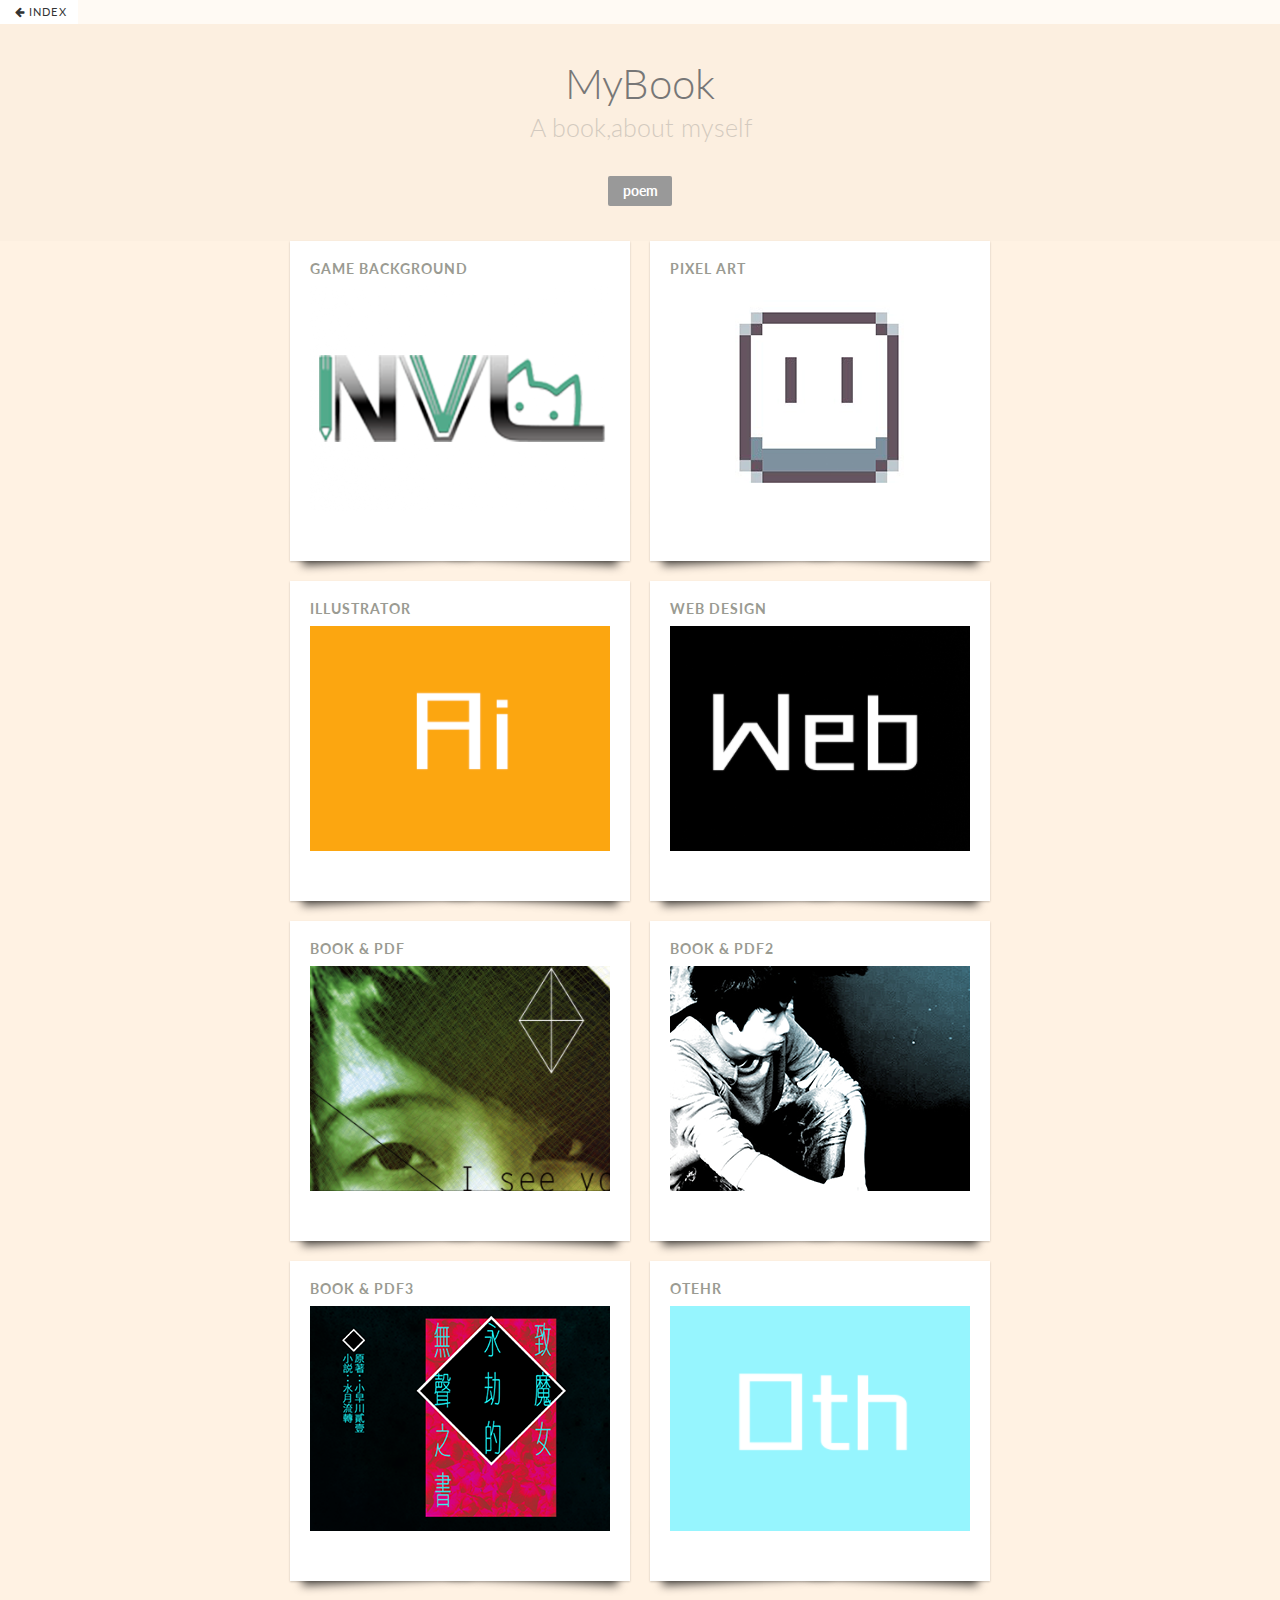
<file: index.html>
<!DOCTYPE html>
<html lang="en" class="no-js demo-5">
	<head>
		<meta charset="UTF-8" />
		<meta http-equiv="X-UA-Compatible" content="IE=edge,chrome=1"> 
		<meta name="viewport" content="width=device-width, initial-scale=1.0"> 
		<title>MyBook</title>
		<meta name="description" content="Bookblock: A Content Flip Plugin - Demo 5" />
		<meta name="keywords" content="javascript, jquery, plugin, css3, flip, page, 3d, booklet, book, perspective" />
		<meta name="author" content="Codrops" />
		<link rel="shortcut icon" href="../favicon.ico"> 
		<link rel="stylesheet" type="text/css" href="css/default.css" />
		<link rel="stylesheet" type="text/css" href="css/bookblock.css" />
		<!-- custom demo style -->
		<link rel="stylesheet" type="text/css" href="css/demo5.css" />
		<script src="js/modernizr.custom.js"></script>
		<!-- �ۼg�� -->
		<link rel="stylesheet" type="text/css" href="css/self.css" />
		<!--Bootstrap-->
		<!--<link rel="stylesheet" type="text/css" href="./css/bootstrap.css">-->
	   <!--<link rel="stylesheet" type="text/css" href="./css/bootstrap.min.css">-->
	   <!--<link rel="stylesheet" type="text/css" href="./css/bootstrap-grid.css">
	   <link rel="stylesheet" type="text/css" href="./css/bootstrap-grid.min.css">
	   <link rel="stylesheet" type="text/css" href="./css/bootstrap-reboot.css">
	   <link rel="stylesheet" type="text/css" href="./css/bootstrap-reboot.min.css">-->
	   <!--<script type="text/javascript" src="./js/bootstrap.bundle.js"></script>
	   <script type="text/javascript" src="./js/bootstrap.bundle.min.js"></script>
	   <script type="text/javascript" src="./js/bootstrap.js"></script>
	   <script type="text/javascript" src="./js/bootstrap.min.js"></script>	-->
	</head>
	<style>
#block 
{
	height: 250px;
	width: 250px;
	background-color:#FFF;

			 
	position: fixed;     /*�����m*/
	float: left;
	top: 35%;               /*�q�W���}�l��A�U�� 50% (�@�b) ����m*/
	left: 10%;              /*�q����}�l��A�k�� 50% (�@�b) ����m*/

	/*margin-top: -100px;     /*���ת��@�b*/
	/*margin-left: -200px;    /*�e�ת��@�b*/
         
}

body{
    background:#fff2e3;
    animation-name:color_change;
    animation-duration:4s;
}
@keyframes color_change{
      0%{
          background:#ffffff;
      }
      100%{
          background:#fff2e3;
      }
  }
  </style>
	<body>

		<div class="container">
			<!-- Top Navigation -->
			<div class="codrops-top clearfix">
				<a class="codrops-icon codrops-icon-prev" href="index.html"><span>index</span></a>
				<!--<a href="http://dribbble.com/isaac317">Images by Isaac Montemayor</a>-->
				<!--<span class="right"><a class="codrops-icon codrops-icon-drop" href="http://tympanus.net/codrops/2012/09/03/bookblock-a-content-flip-plugin/"><span>Back to the Codrops Article</span></a></span>-->
			</div>
			<header>
				<h1>MyBook <span>A book,about myself</span></h1>	
				<nav class="codrops-demos">
					<a href="poem.html">poem</a>



				</nav>
			</header>

<!--
			<div class="main clearfix">
			<div id="block" >
			XXXXX
			</div>-->


				<ul class="bb-custom-grid" id="bb-custom-grid">

					<li>
						<h3>Game Background</h3>
						<div class="bb-bookblock">
							<div class="bb-item pic"><a href="game_bg.html"><img src="images/index/nvl_logo.png" width="300" height="225" border="0" alt=""></a></div>
						</div>
						<nav>
						</nav>
					</li>
					<li>
						<h3>Pixel Art</h3>
						<div class="bb-bookblock">
							<div class="bb-item pic"><a href="pixel.html"><img src="images/index/pixel.png" width="300" height="225" border="0" alt=""></a></div>

						</div>
						<nav>

						</nav>
					</li>


					<!--<li>
						<h3>film</h3>
						<div class="bb-bookblock">
							<div class="bb-item pic"><a href="*"><img src="images/index/ae.png" width="300" height="225" border="0" alt=""></a></div>

						</div>
						<nav>

						</nav>
					</li>-->


					<li>
						<h3>Illustrator</h3>
						<div class="bb-bookblock">
							<div class="bb-item pic"><a href="ai.html"><img src="images/index/ai.png" width="300" height="225" border="0" alt=""></a></div>

						</div>
						<nav>

						</nav>
					</li>





					<!--<li>
						<h3>other</h3>
						<div class="bb-bookblock">
							<div class="bb-item pic"><a href="http://dribbble.com/shots/327171-Around-the-Office-Signage-7"><img src="images/index/oth.png" width="300" height="225" border="0" alt=""></a></div>
						</div>
						<nav>
						</nav>
					</li>

					<li>
						<h3>photoshop</h3>
						<div class="bb-bookblock">
							<div class="bb-item pic"><a href="http://dribbble.com/shots/327171-Around-the-Office-Signage-7"><img src="images/index/ps.png" width="300" height="225" border="0" alt=""></a></div>
						</div>
						<nav>
						</nav>
					</li>-->

					<li>
						<h3>web design</h3>
						<div class="bb-bookblock">
							<div class="bb-item pic"><a href="web.html"><img src="images/index/web.png" width="300" height="225" border="0" alt=""></a></div>
						</div>
						<nav>
						</nav>
					</li>


					<li>
						<h3>book & pdf</h3>
						<div class="bb-bookblock">
							<div class="bb-item pic"><a href="images/book1/book1.pdf"><img src="images/index/book1.png" width="300" height="225" border="0" alt=""></a></div>
						</div>
						<nav>

						</nav>
					</li>
					<li>
						<h3>book & pdf2</h3>
						<div class="bb-bookblock">
							<div class="bb-item pic"><a href="images/book2/book2.pdf"><img src="images/index/book2.png" width="300" height="225" border="0" alt=""></a></div>
						</div>
						<nav>
						</nav>
					</li>

					<li>
						<h3>book & pdf3</h3>
						<div class="bb-bookblock">
							<div class="bb-item pic"><a href="images/book3/book3.pdf"><img src="images/index/book3.png" width="300" height="225" border="0" alt=""></a></div>
						</div>
						<nav>
						</nav>
					</li>

					<li>
						<h3>otehr</h3>
						<div class="bb-bookblock">
							<div class="bb-item pic"><a href="other.html"><img src="images/index/oth.png" width="300" height="225" border="0" alt=""></a></div>
						</div>
						<nav>
						</nav>
					</li>









				</ul>
			</div>
		</div><!-- /container -->

		<script src="https://ajax.googleapis.com/ajax/libs/jquery/1.9.1/jquery.min.js"></script>
		<script src="js/jquerypp.custom.js"></script>
		<script src="js/jquery.bookblock.js"></script>
		<script type="text/javascript">
			var Page = (function() {

				var $grid = $( '#bb-custom-grid' );

				return {
					init : function() {
						$grid.find( 'div.bb-bookblock' ).each( function( i ) {
							
							var $bookBlock = $( this ),
								$nav = $bookBlock.next().children( 'span' ),
								bb = $bookBlock.bookblock( {
									speed : 600,
									shadows : false
								} );
								
							// add navigation events
							$nav.each( function( i ) {
								$( this ).on( 'click touchstart', function( event ) {
									var $dot = $( this );
									$nav.removeClass( 'bb-current' );
									$dot.addClass( 'bb-current' );
									$bookBlock.bookblock( 'jump', i + 1 );
									return false;
								} );
							} );
							
							// add swipe events
							$bookBlock.children().on( {
								'swipeleft' : function( event ) {
									$bookBlock.bookblock( 'next' );
									return false;
								},
								'swiperight' : function( event ) {
									$bookBlock.bookblock( 'prev' );
									return false;
								}

							} );
							
						} );
					}
				};

			})();
		</script>
		<script>
				Page.init();
		</script>

	</body>
</html>
</file>
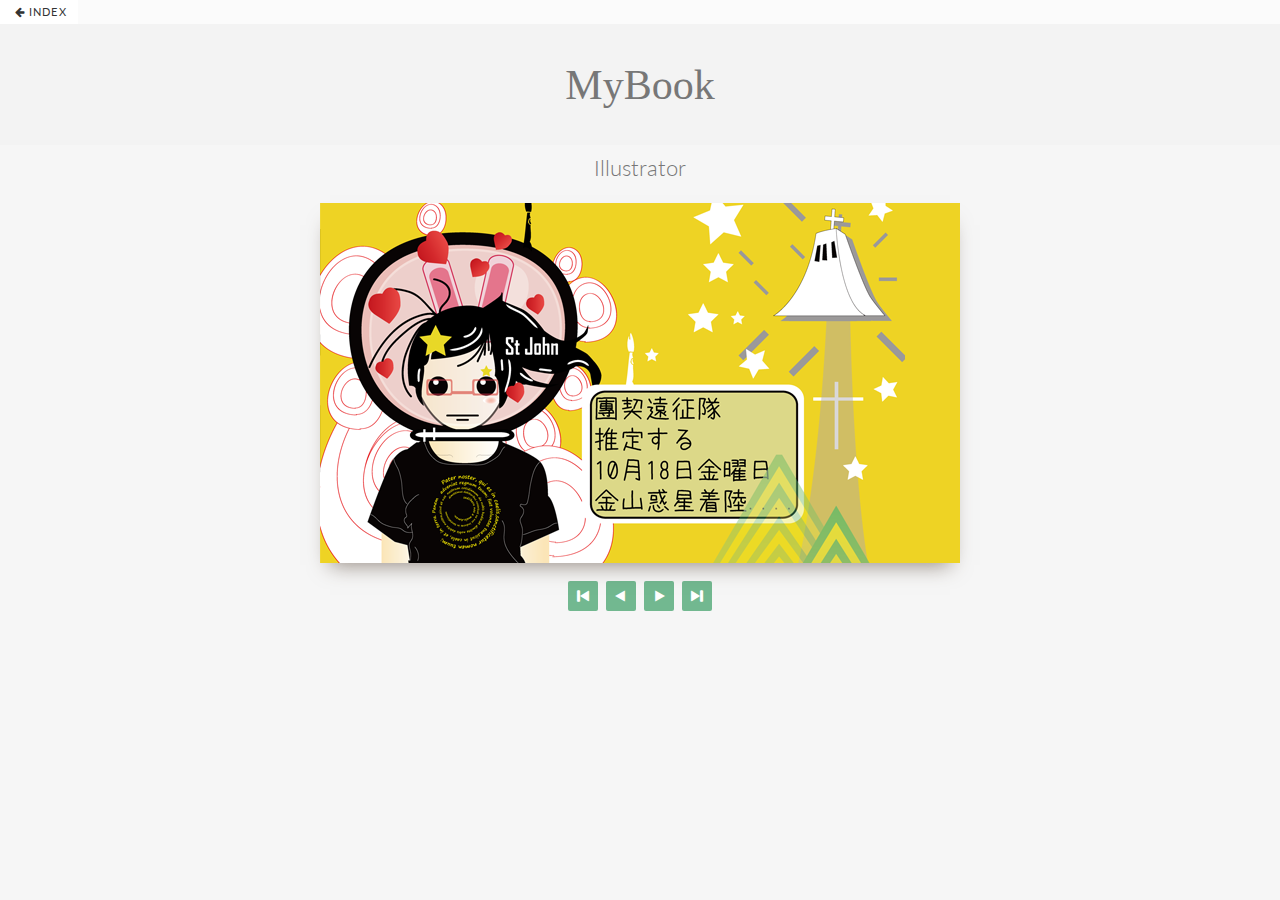
<file: ai.html>
<!DOCTYPE html>
<html lang="en" class="no-js demo-1">
	<head>
		<meta charset="UTF-8" />
		<meta http-equiv="X-UA-Compatible" content="IE=edge,chrome=1"> 
		<meta name="viewport" content="width=device-width, initial-scale=1.0"> 
		<title>BookBlock: A Content Flip Plugin - Demo 1</title>
		<meta name="description" content="Bookblock: A Content Flip Plugin - Demo 1" />
		<meta name="keywords" content="javascript, jquery, plugin, css3, flip, page, 3d, booklet, book, perspective" />
		<meta name="author" content="Codrops" />
		<link rel="shortcut icon" href="../favicon.ico"> 
		<link rel="stylesheet" type="text/css" href="css/default.css" />
		<link rel="stylesheet" type="text/css" href="css/bookblock.css" />
		<!-- custom demo style -->
		<link rel="stylesheet" type="text/css" href="css/demo1.css" />
		<link rel="stylesheet" type="text/css" href="css/self.css" />
		<link rel="stylesheet" type="text/css" href="css/self.css" />
		<script src="js/modernizr.custom.js"></script>
	</head>


	<script type="text/javascript">
		var su = ["#f00","#0f0","#00f","#f0f","#ff0"];
		function six() {
			var ps = document.getElementsByTagName("p");
			for (var i = 0; i < ps.length; i++)
				ps[i].style.backgroundColor = su[i];
		}
	</script>

	
	<body style="margin:0; padding:0px" onload="six()">
		<div class="container" >
			<!-- Top Navigation -->
			<div class="codrops-top clearfix">
				<a class="codrops-icon codrops-icon-prev" href="index.html"><span>index</span></a>
				<!--<span class="right"><a class="codrops-icon codrops-icon-drop" href="http://tympanus.net/codrops/2012/09/03/bookblock-a-content-flip-plugin/"><span>Back to the Codrops Article</span></a></span>-->
			</div>

			<header>
				<h1> <font face="Meiryo">MyBook</font></h1>	
			</header>


				<div class="bb-custom-wrapper" >
					<h3>Illustrator</h3>
					<div id="bb-bookblock" class="bb-bookblock">


						<div class="bb-item pic" >
							<img src="images/ai/001.png" width="640" height="360" class='page' style="object-fit:cover;">
						</div>

						<div class="bb-item pic" >
							<img src="images/ai/002.png" width="640" height="360" class='page' style="object-fit:cover;">
						</div>

						<div class="bb-item pic" >
							<img src="images/ai/003.png" width="640" height="360" class='page' >
						</div>


						<!--<div class="bb-item pic" >
							<img src="images/ai/004.png" width="640" height="360" class='page' style="object-fit:cover;">
						</div>-->

						<div class="bb-item pic" >
							<img src="images/ai/005.png" width="640" height="360" class='page' style="object-fit:contain;">
						</div>

						<div class="bb-item pic" >
							<img src="images/ai/006.png" width="640" height="360" class='page' style="object-fit:cover;">
						</div>

						<div class="bb-item pic" >
							<img src="images/ai/007.png" width="640" height="360" class='page' style="object-fit:cover;">
						</div>

						<div class="bb-item pic" >
							<img src="images/ai/008.png" width="640" height="360" class='page' style="object-fit:cover;">
						</div>


						
		


					</div>
					<nav>
						<a id="bb-nav-first" href="#" class="bb-custom-icon bb-custom-icon-first">First page</a>
						<a id="bb-nav-prev" href="#" class="bb-custom-icon bb-custom-icon-arrow-left">Previous</a>
						<a id="bb-nav-next" href="#" class="bb-custom-icon bb-custom-icon-arrow-right">Next</a>
						<a id="bb-nav-last" href="#" class="bb-custom-icon bb-custom-icon-last">Last page</a>
					</nav>
				</div>

		</div><!-- /container -->
		<script src="https://ajax.googleapis.com/ajax/libs/jquery/1.9.1/jquery.min.js"></script>
		<script src="js/jquerypp.custom.js"></script>
		<script src="js/jquery.bookblock.js"></script>
		<script>
			var Page = (function() {
				
				var config = {
						$bookBlock : $( '#bb-bookblock' ),
						$navNext : $( '#bb-nav-next' ),
						$navPrev : $( '#bb-nav-prev' ),
						$navFirst : $( '#bb-nav-first' ),
						$navLast : $( '#bb-nav-last' )
					},
					init = function() {
						config.$bookBlock.bookblock( {
							speed : 800,
							shadowSides : 0.8,
							shadowFlip : 0.7
						} );
						initEvents();
					},
					initEvents = function() {
						
						var $slides = config.$bookBlock.children();

						// add navigation events
						config.$navNext.on( 'click touchstart', function() {
							config.$bookBlock.bookblock( 'next' );
							return false;
						} );

						config.$navPrev.on( 'click touchstart', function() {
							config.$bookBlock.bookblock( 'prev' );
							return false;
						} );

						config.$navFirst.on( 'click touchstart', function() {
							config.$bookBlock.bookblock( 'first' );
							return false;
						} );

						config.$navLast.on( 'click touchstart', function() {
							config.$bookBlock.bookblock( 'last' );
							return false;
						} );
						
						// add swipe events
						$slides.on( {
							'swipeleft' : function( event ) {
								config.$bookBlock.bookblock( 'next' );
								return false;
							},
							'swiperight' : function( event ) {
								config.$bookBlock.bookblock( 'prev' );
								return false;
							}
						} );

						// add keyboard events
						$( document ).keydown( function(e) {
							var keyCode = e.keyCode || e.which,
								arrow = {
									left : 37,
									up : 38,
									right : 39,
									down : 40
								};

							switch (keyCode) {
								case arrow.left:
									config.$bookBlock.bookblock( 'prev' );
									break;
								case arrow.right:
									config.$bookBlock.bookblock( 'next' );
									break;
							}
						} );
					};

					return { init : init };

			})();
		</script>
		<script>
				Page.init();
		</script>
	</body>
</html>
</file>
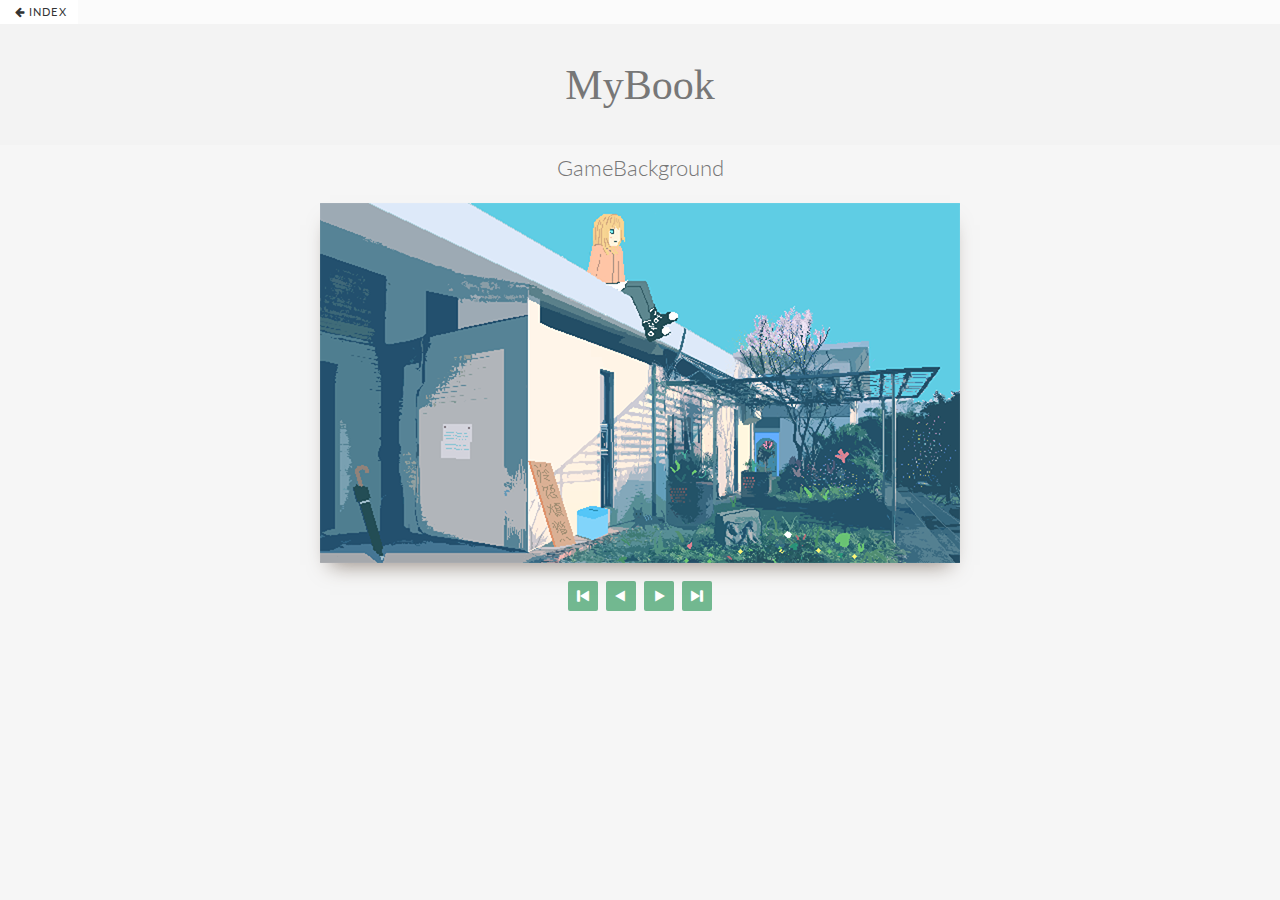
<file: game_bg.html>
<!DOCTYPE html>
<html lang="en" class="no-js demo-1">
	<head>
		<meta charset="UTF-8" />
		<meta http-equiv="X-UA-Compatible" content="IE=edge,chrome=1"> 
		<meta name="viewport" content="width=device-width, initial-scale=1.0"> 
		<title>MyBook</title>
		<meta name="description" content="Bookblock: A Content Flip Plugin - Demo 1" />
		<meta name="keywords" content="javascript, jquery, plugin, css3, flip, page, 3d, booklet, book, perspective" />
		<meta name="author" content="Codrops" />
		<link rel="shortcut icon" href="../favicon.ico"> 
		<link rel="stylesheet" type="text/css" href="css/default.css" />
		<link rel="stylesheet" type="text/css" href="css/bookblock.css" />
		<!-- custom demo style -->
		<link rel="stylesheet" type="text/css" href="css/demo1.css" />
		<link rel="stylesheet" type="text/css" href="css/self.css" />
		<script src="js/modernizr.custom.js"></script>
	</head>




	

	<body style="margin:0; padding:0px" onload="six()">
		<div class="container" >
			<!-- Top Navigation -->
			<div class="codrops-top clearfix">
				<a class="codrops-icon codrops-icon-prev" href="index.html"><span>index</span></a>
				<!--<span class="right"><a class="codrops-icon codrops-icon-drop" href="http://tympanus.net/codrops/2012/09/03/bookblock-a-content-flip-plugin/"><span>Back to the Codrops Article</span></a></span>-->
			</div>

			<header>
				<h1> <font face="Meiryo">MyBook</font></h1>	
			</header>


				<div class="bb-custom-wrapper" >
					<h3>GameBackground</h3>
					<div id="bb-bookblock" class="bb-bookblock">

						<div class="bb-item pic" >
							<img src="images/game_bg/001.png" width="640" height="360" class='page' style="object-fit:cover;">
						</div>

						<div class="bb-item pic" >
							<img src="images/game_bg/002.png" width="640" height="360" class='page' style="object-fit:cover;">
						</div>

						<div class="bb-item pic" >
							<img src="images/game_bg/003.png" width="640" height="360" class='page' >
						</div>



						<div class="bb-item pic" >
							<img src="images/game_bg/004.png" width="640" height="360" class='page' style="object-fit:cover;">
						</div>-->

						<div class="bb-item pic" >
							<img src="images/game_bg/005.png" width="640" height="360" class='page' style="object-fit:cover">
						</div>

						<div class="bb-item pic" >
							<img src="images/game_bg/006.png" width="640" height="360" class='page' style="object-fit:cover;">
						</div>

						<div class="bb-item pic" >
							<img src="images/game_bg/007.png" width="640" height="360" class='page' style="object-fit:cover;">
						</div>

						<div class="bb-item pic" >
							<img src="images/game_bg/008.png" width="640" height="360" class='page' style="object-fit:cover;">
						</div>


						<div class="bb-item pic" >
							<img src="images/game_bg/009.png" width="640" height="360" class='page' style="object-fit:cover;">
						</div>
						
						<div class="bb-item pic" >
							<img src="images/game_bg/010.png" width="640" height="360" class='page' style="object-fit:cover;">
						</div>
												
						<div class="bb-item pic" >
							<img src="images/game_bg/011.png" width="640" height="360" class='page' style="object-fit:cover;">
						</div>		

						<div class="bb-item pic" >
							<img src="images/game_bg/012.png" width="640" height="360" class='page' style="object-fit:cover;">
						</div>		

						<div class="bb-item pic" >
							<img src="images/game_bg/013.png" width="640" height="360" class='page' style="object-fit:cover;">
						</div>		


						<div class="bb-item pic" >
							<img src="images/game_bg/014.png" width="640" height="360" class='page' style="object-fit:cover;">
						</div>		


						<div class="bb-item pic" >
							<img src="images/game_bg/015.png" width="640" height="360" class='page' style="object-fit:cover;">
						</div>		

						<div class="bb-item pic" >
							<img src="images/game_bg/016.png" width="640" height="360" class='page' style="object-fit:cover;">
						</div>		

						<div class="bb-item pic" >
							<img src="images/game_bg/017.png" width="640" height="360" class='page' style="object-fit:cover;">
						</div>		




					</div>
					<nav>
						<a id="bb-nav-first" href="#" class="bb-custom-icon bb-custom-icon-first">First page</a>
						<a id="bb-nav-prev" href="#" class="bb-custom-icon bb-custom-icon-arrow-left">Previous</a>
						<a id="bb-nav-next" href="#" class="bb-custom-icon bb-custom-icon-arrow-right">Next</a>
						<a id="bb-nav-last" href="#" class="bb-custom-icon bb-custom-icon-last">Last page</a>
					</nav>
				</div>

		</div><!-- /contgame_bgner -->
		<script src="https://ajax.googleapis.com/ajax/libs/jquery/1.9.1/jquery.min.js"></script>
		<script src="js/jquerypp.custom.js"></script>
		<script src="js/jquery.bookblock.js"></script>
		<script>
			var Page = (function() {
				
				var config = {
						$bookBlock : $( '#bb-bookblock' ),
						$navNext : $( '#bb-nav-next' ),
						$navPrev : $( '#bb-nav-prev' ),
						$navFirst : $( '#bb-nav-first' ),
						$navLast : $( '#bb-nav-last' )
					},
					init = function() {
						config.$bookBlock.bookblock( {
							speed : 800,
							shadowSides : 0.8,
							shadowFlip : 0.7
						} );
						initEvents();
					},
					initEvents = function() {
						
						var $slides = config.$bookBlock.children();

						// add navigation events
						config.$navNext.on( 'click touchstart', function() {
							config.$bookBlock.bookblock( 'next' );
							return false;
						} );

						config.$navPrev.on( 'click touchstart', function() {
							config.$bookBlock.bookblock( 'prev' );
							return false;
						} );

						config.$navFirst.on( 'click touchstart', function() {
							config.$bookBlock.bookblock( 'first' );
							return false;
						} );

						config.$navLast.on( 'click touchstart', function() {
							config.$bookBlock.bookblock( 'last' );
							return false;
						} );
						
						// add swipe events
						$slides.on( {
							'swipeleft' : function( event ) {
								config.$bookBlock.bookblock( 'next' );
								return false;
							},
							'swiperight' : function( event ) {
								config.$bookBlock.bookblock( 'prev' );
								return false;
							}
						} );

						// add keyboard events
						$( document ).keydown( function(e) {
							var keyCode = e.keyCode || e.which,
								arrow = {
									left : 37,
									up : 38,
									right : 39,
									down : 40
								};

							switch (keyCode) {
								case arrow.left:
									config.$bookBlock.bookblock( 'prev' );
									break;
								case arrow.right:
									config.$bookBlock.bookblock( 'next' );
									break;
							}
						} );
					};

					return { init : init };

			})();
		</script>
		<script>
				Page.init();
		</script>
	</body>
</html>
</file>
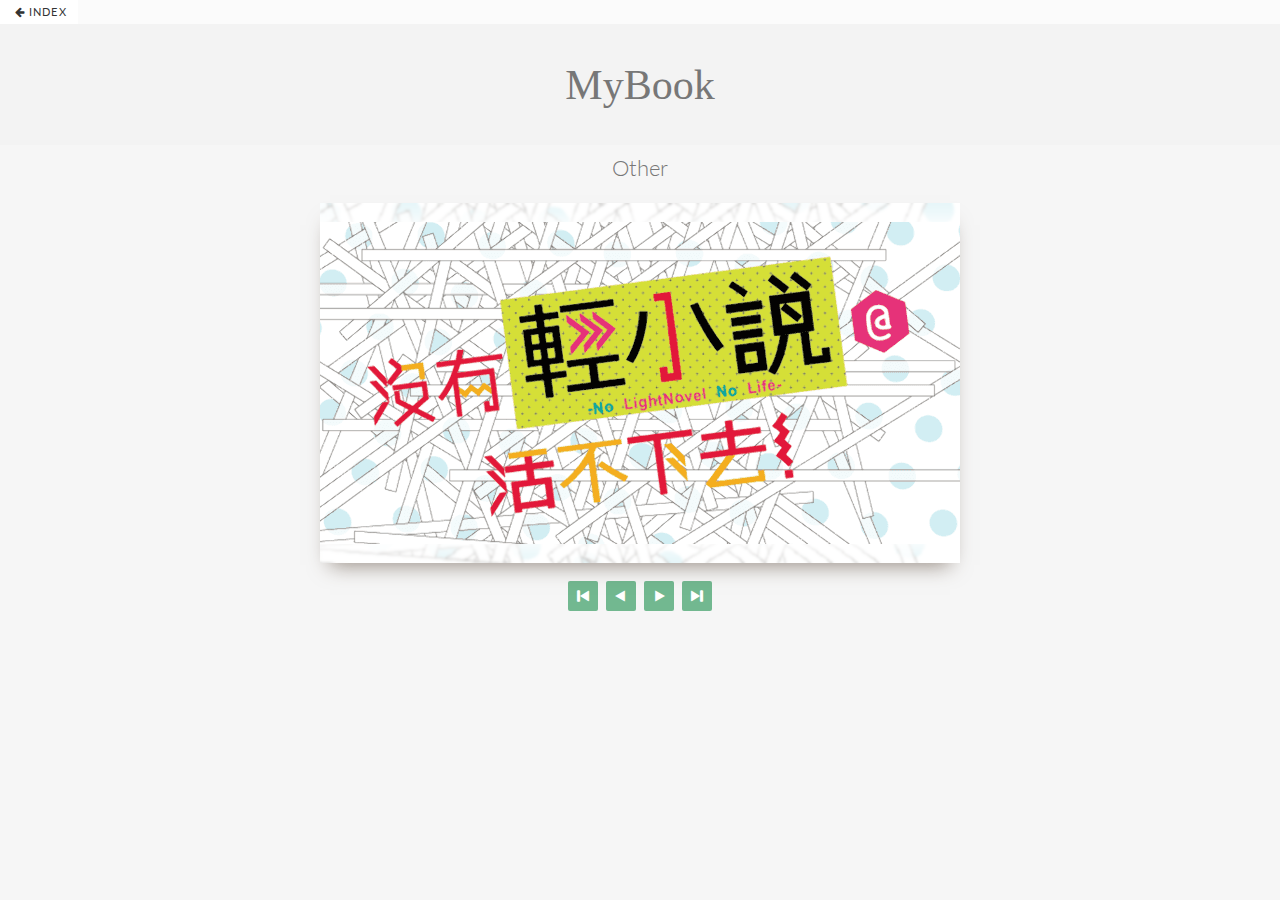
<file: other.html>
<!DOCTYPE html>
<html lang="en" class="no-js demo-1">
	<head>
		<meta charset="UTF-8" />
		<meta http-equiv="X-UA-Compatible" content="IE=edge,chrome=1"> 
		<meta name="viewport" content="width=device-width, initial-scale=1.0"> 
		<title>BookBlock: A Content Flip Plugin - Demo 1</title>
		<meta name="description" content="Bookblock: A Content Flip Plugin - Demo 1" />
		<meta name="keywords" content="javascript, jquery, plugin, css3, flip, page, 3d, booklet, book, perspective" />
		<meta name="author" content="Codrops" />
		<link rel="shortcut icon" href="../favicon.ico"> 
		<link rel="stylesheet" type="text/css" href="css/default.css" />
		<link rel="stylesheet" type="text/css" href="css/bookblock.css" />
		<!-- custom demo style -->
		<link rel="stylesheet" type="text/css" href="css/demo1.css" />
		<link rel="stylesheet" type="text/css" href="css/self.css" />
		<link rel="stylesheet" type="text/css" href="css/self.css" />
		<script src="js/modernizr.custom.js"></script>
	</head>


	
	<body style="margin:0; padding:0px" onload="six()">
		<div class="container" >
			<!-- Top Navigation -->
			<div class="codrops-top clearfix">
				<a class="codrops-icon codrops-icon-prev" href="index.html"><span>index</span></a>
				<!--<span class="right"><a class="codrops-icon codrops-icon-drop" href="http://tympanus.net/codrops/2012/09/03/bookblock-a-content-flip-plugin/"><span>Back to the Codrops Article</span></a></span>-->
			</div>

			<header>
				<h1> <font face="Meiryo">MyBook</font></h1>	
			</header>


				<div class="bb-custom-wrapper" >
					<h3>Other</h3>
					<div id="bb-bookblock" class="bb-bookblock">

						<div class="bb-item pic" >
							<img src="images/other/001.png" border="0" class='page1' style="object-fit:cover;">
						</div>

						<div class="bb-item pic" style="co">
							<img src="images/other/002.png" border="0" class='page1' style="object-fit:contain;">
						</div>

						<div class="bb-item pic">
							<img src="images/other/003.png" border="0" class='page1' style="object-fit:contain;">
						</div>

						<div class="bb-item pic">
							<img src="images/other/004.png" border="0" class='page1' style="object-fit:contain;">
						</div>

						<div class="bb-item pic">
							<img src="images/other/005.png" border="0" class='page1' style="object-fit:contain;">
						</div>		

						<div class="bb-item pic">
							<img src="images/other/006.png" border="0" class='page1' style="object-fit:contain;">
						</div>		

					</div>
					<nav>
						<a id="bb-nav-first" href="#" class="bb-custom-icon bb-custom-icon-first">First page</a>
						<a id="bb-nav-prev" href="#" class="bb-custom-icon bb-custom-icon-arrow-left">Previous</a>
						<a id="bb-nav-next" href="#" class="bb-custom-icon bb-custom-icon-arrow-right">Next</a>
						<a id="bb-nav-last" href="#" class="bb-custom-icon bb-custom-icon-last">Last page</a>
					</nav>
				</div>

		</div><!-- /container -->
		<script src="https://ajax.googleapis.com/ajax/libs/jquery/1.9.1/jquery.min.js"></script>
		<script src="js/jquerypp.custom.js"></script>
		<script src="js/jquery.bookblock.js"></script>
		<script>
			var Page = (function() {
				
				var config = {
						$bookBlock : $( '#bb-bookblock' ),
						$navNext : $( '#bb-nav-next' ),
						$navPrev : $( '#bb-nav-prev' ),
						$navFirst : $( '#bb-nav-first' ),
						$navLast : $( '#bb-nav-last' )
					},
					init = function() {
						config.$bookBlock.bookblock( {
							speed : 800,
							shadowSides : 0.8,
							shadowFlip : 0.7
						} );
						initEvents();
					},
					initEvents = function() {
						
						var $slides = config.$bookBlock.children();

						// add navigation events
						config.$navNext.on( 'click touchstart', function() {
							config.$bookBlock.bookblock( 'next' );
							return false;
						} );

						config.$navPrev.on( 'click touchstart', function() {
							config.$bookBlock.bookblock( 'prev' );
							return false;
						} );

						config.$navFirst.on( 'click touchstart', function() {
							config.$bookBlock.bookblock( 'first' );
							return false;
						} );

						config.$navLast.on( 'click touchstart', function() {
							config.$bookBlock.bookblock( 'last' );
							return false;
						} );
						
						// add swipe events
						$slides.on( {
							'swipeleft' : function( event ) {
								config.$bookBlock.bookblock( 'next' );
								return false;
							},
							'swiperight' : function( event ) {
								config.$bookBlock.bookblock( 'prev' );
								return false;
							}
						} );

						// add keyboard events
						$( document ).keydown( function(e) {
							var keyCode = e.keyCode || e.which,
								arrow = {
									left : 37,
									up : 38,
									right : 39,
									down : 40
								};

							switch (keyCode) {
								case arrow.left:
									config.$bookBlock.bookblock( 'prev' );
									break;
								case arrow.right:
									config.$bookBlock.bookblock( 'next' );
									break;
							}
						} );
					};

					return { init : init };

			})();
		</script>
		<script>
				Page.init();
		</script>
	</body>
</html>
</file>
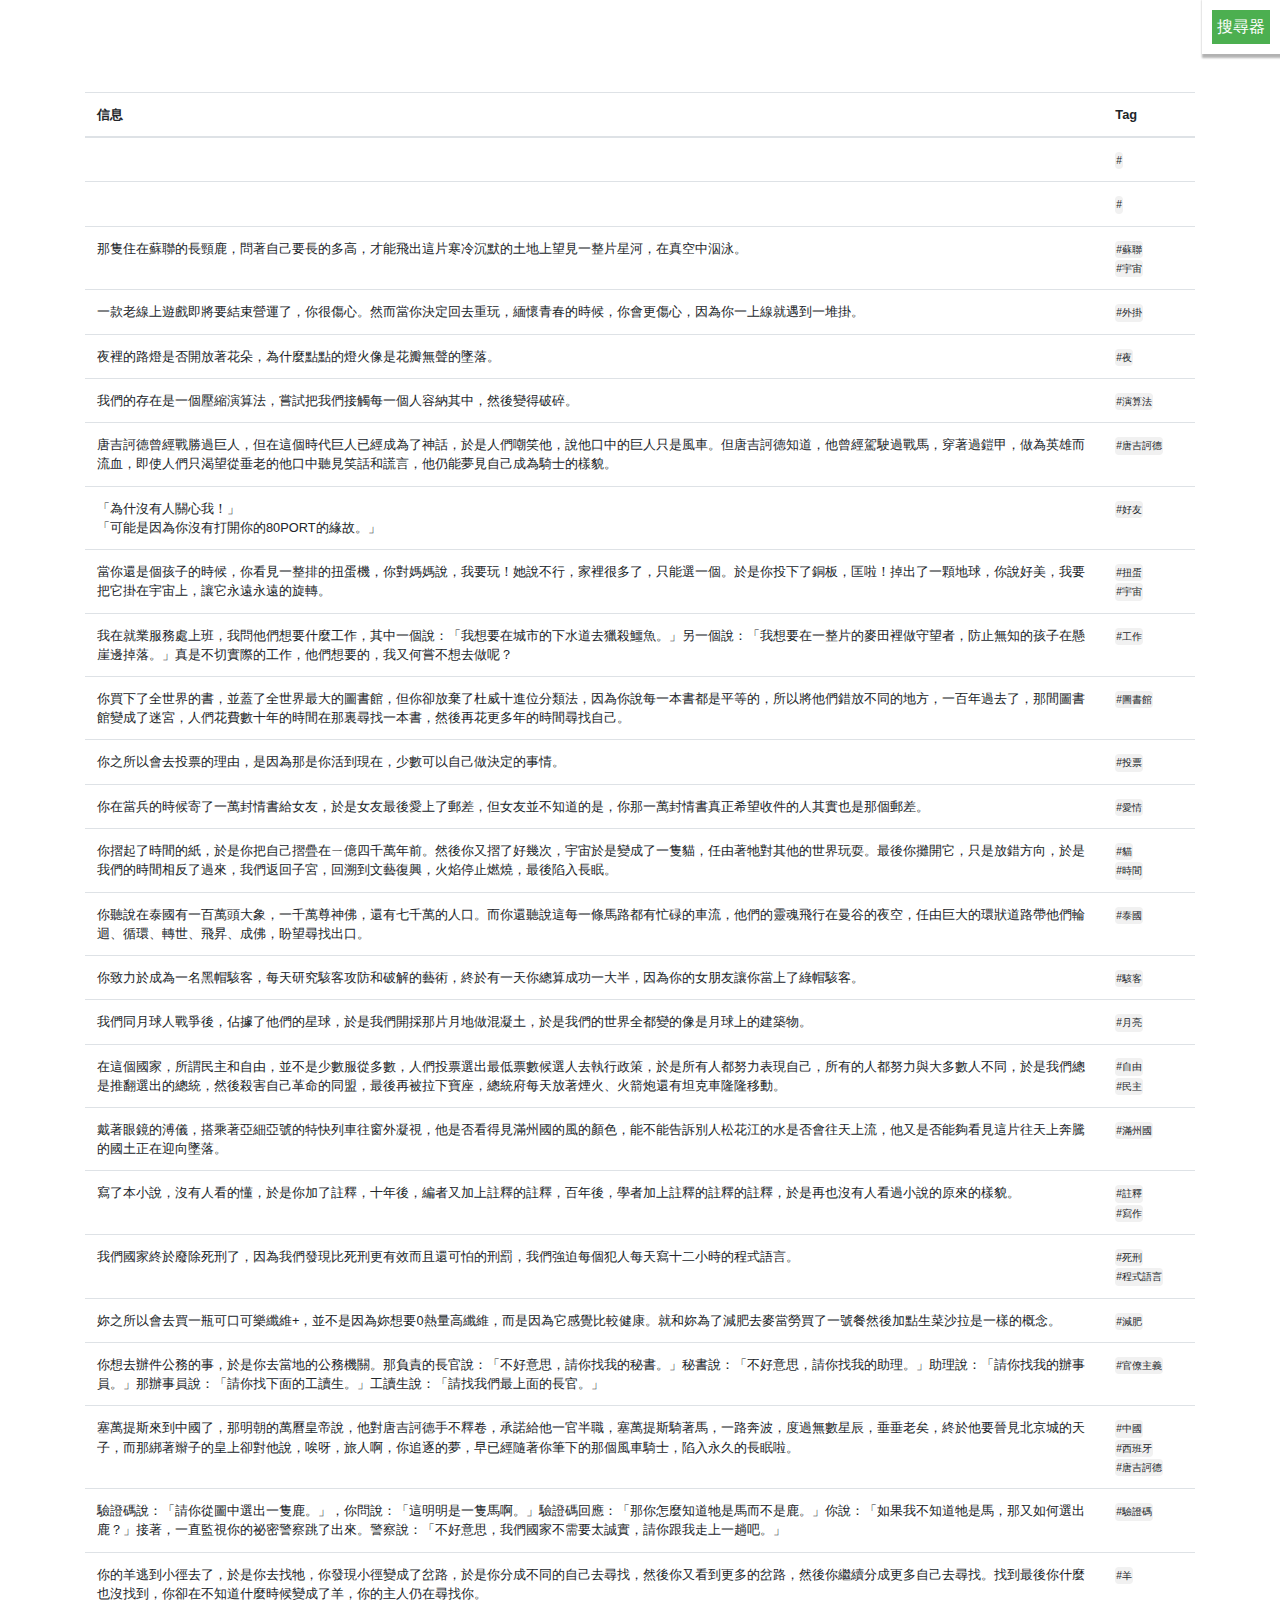
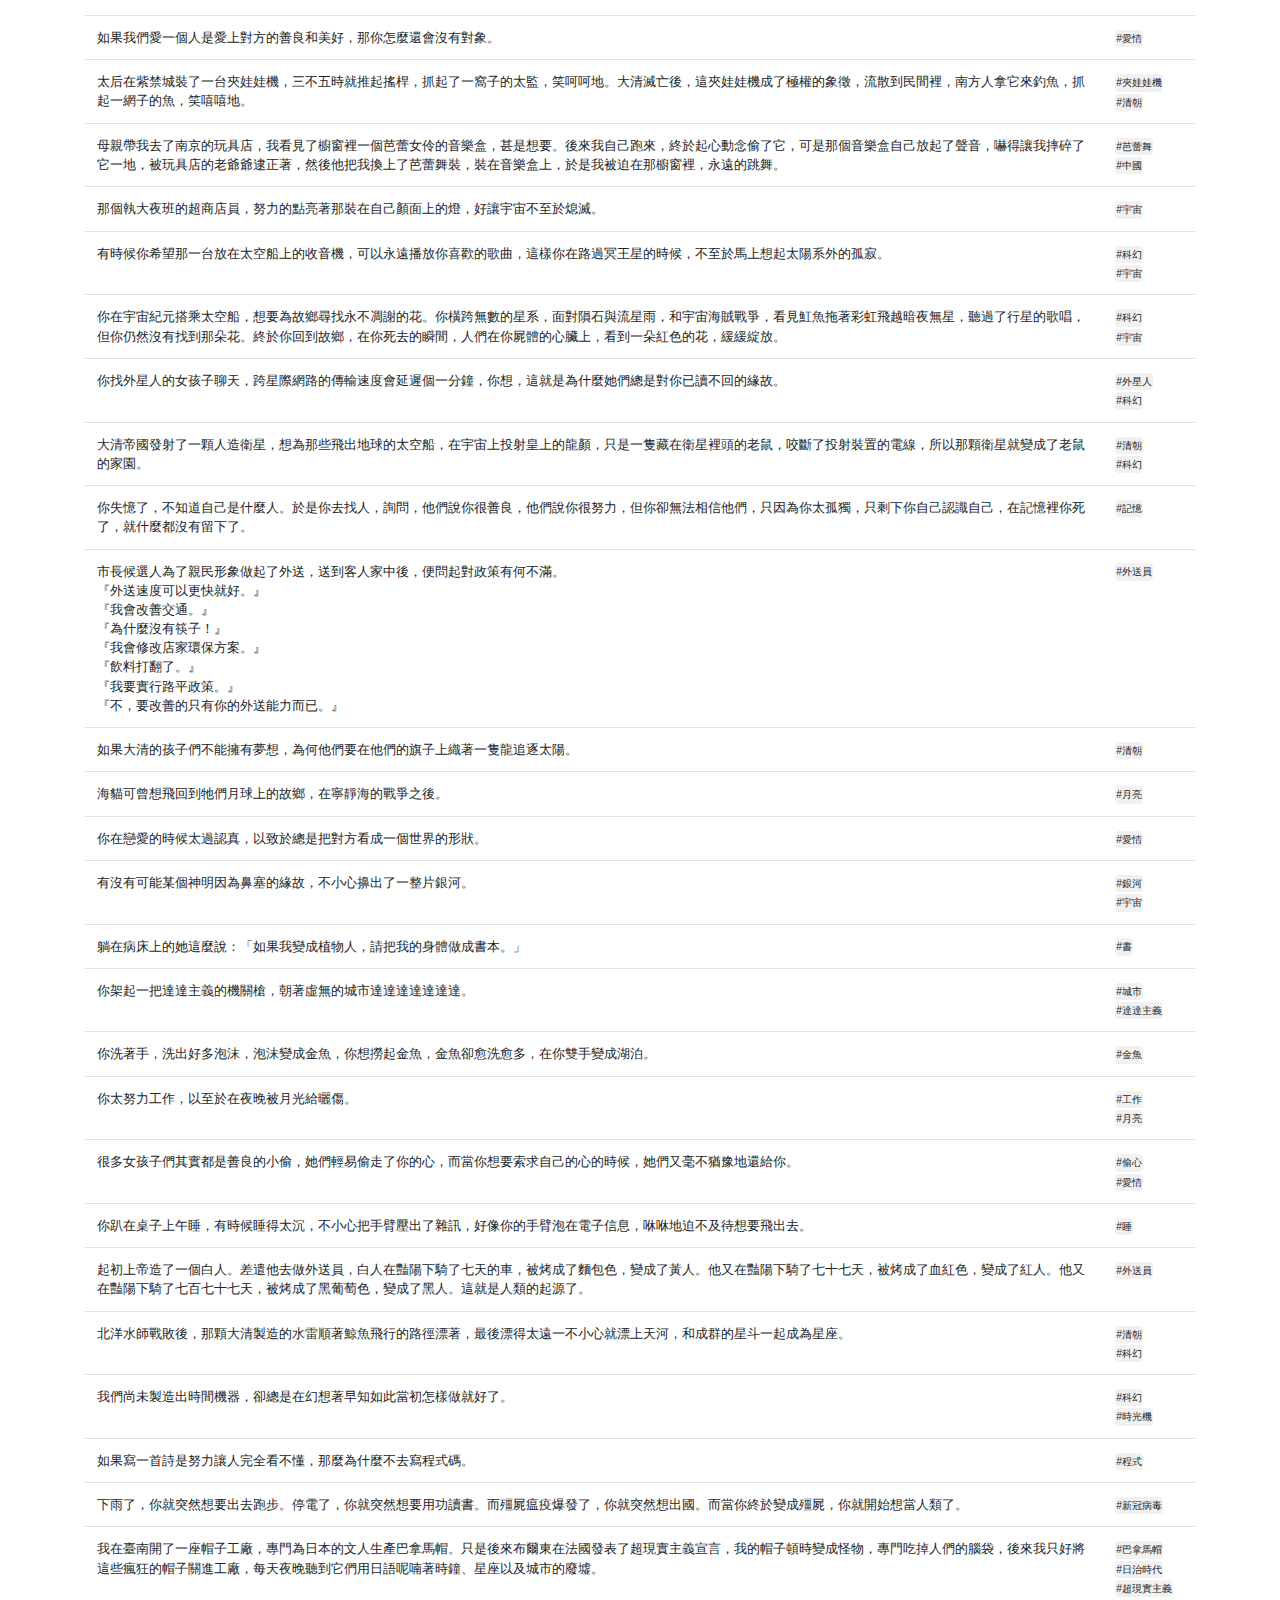
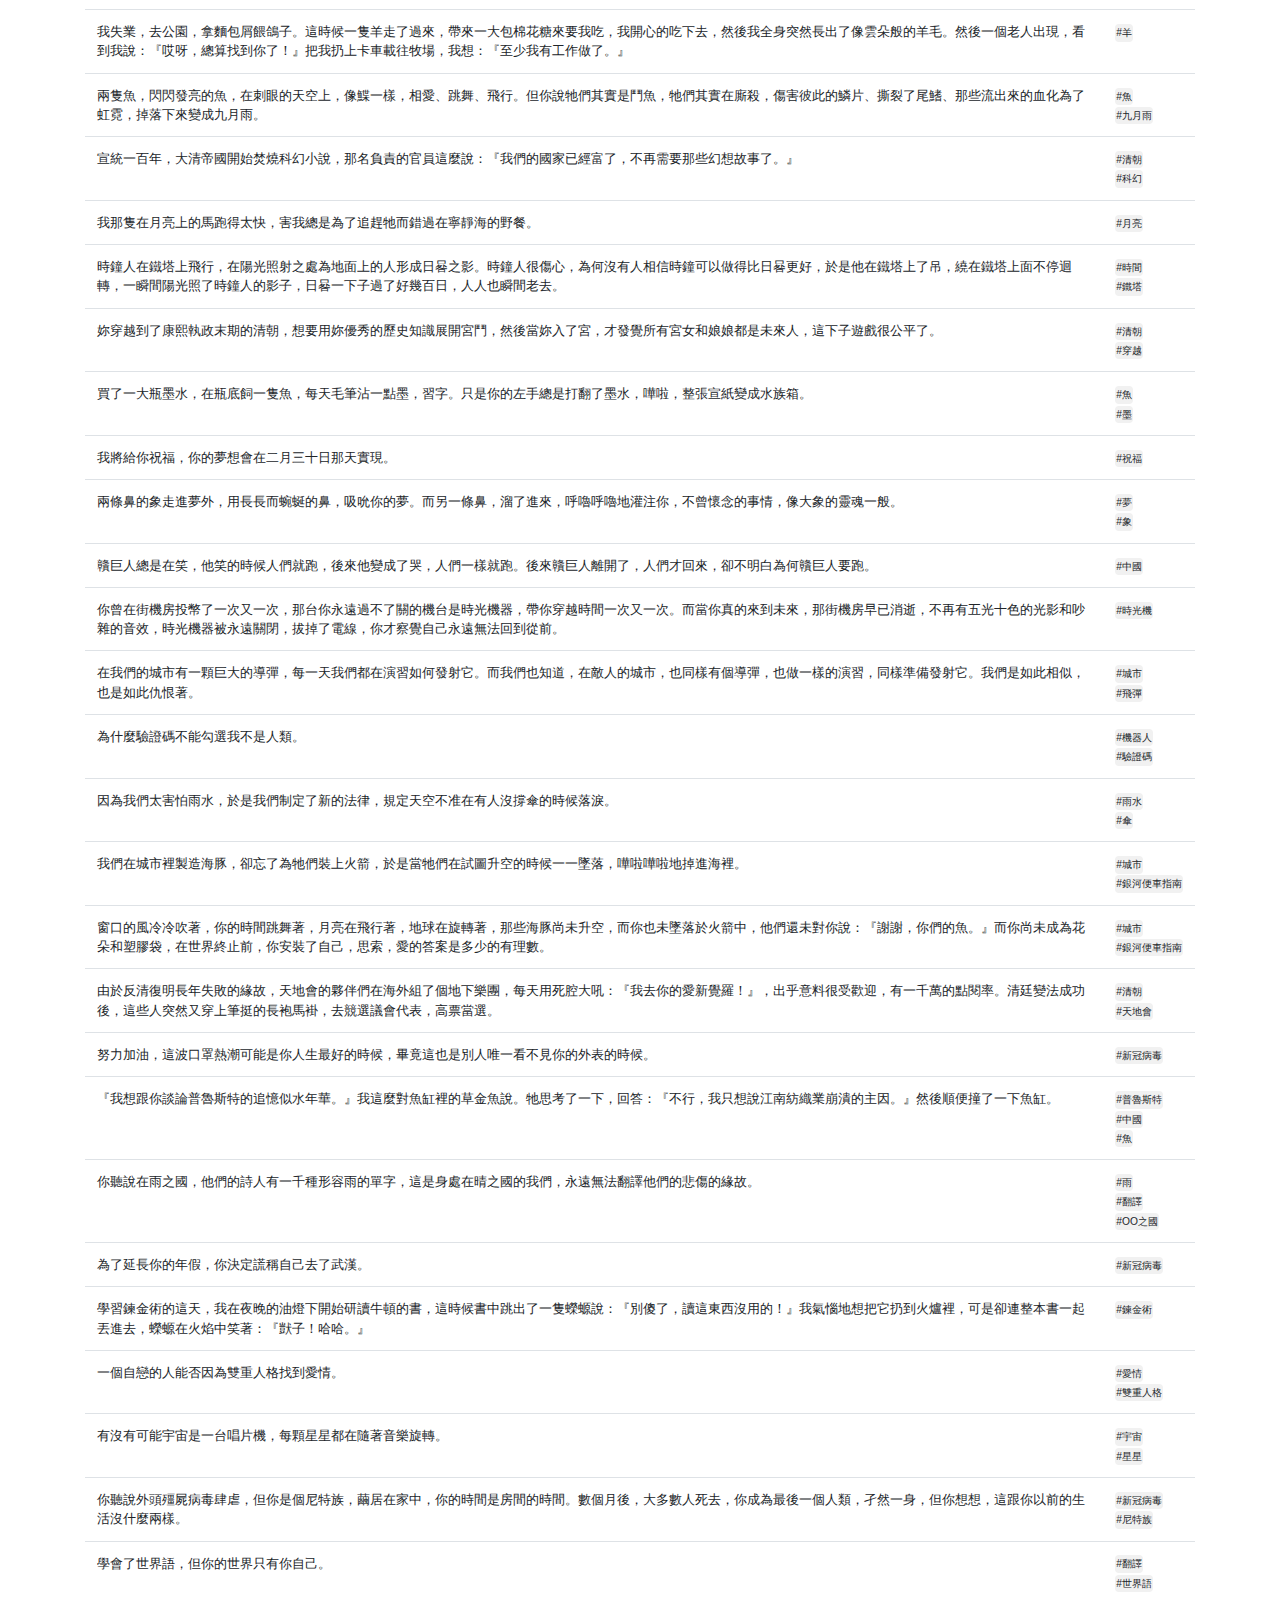
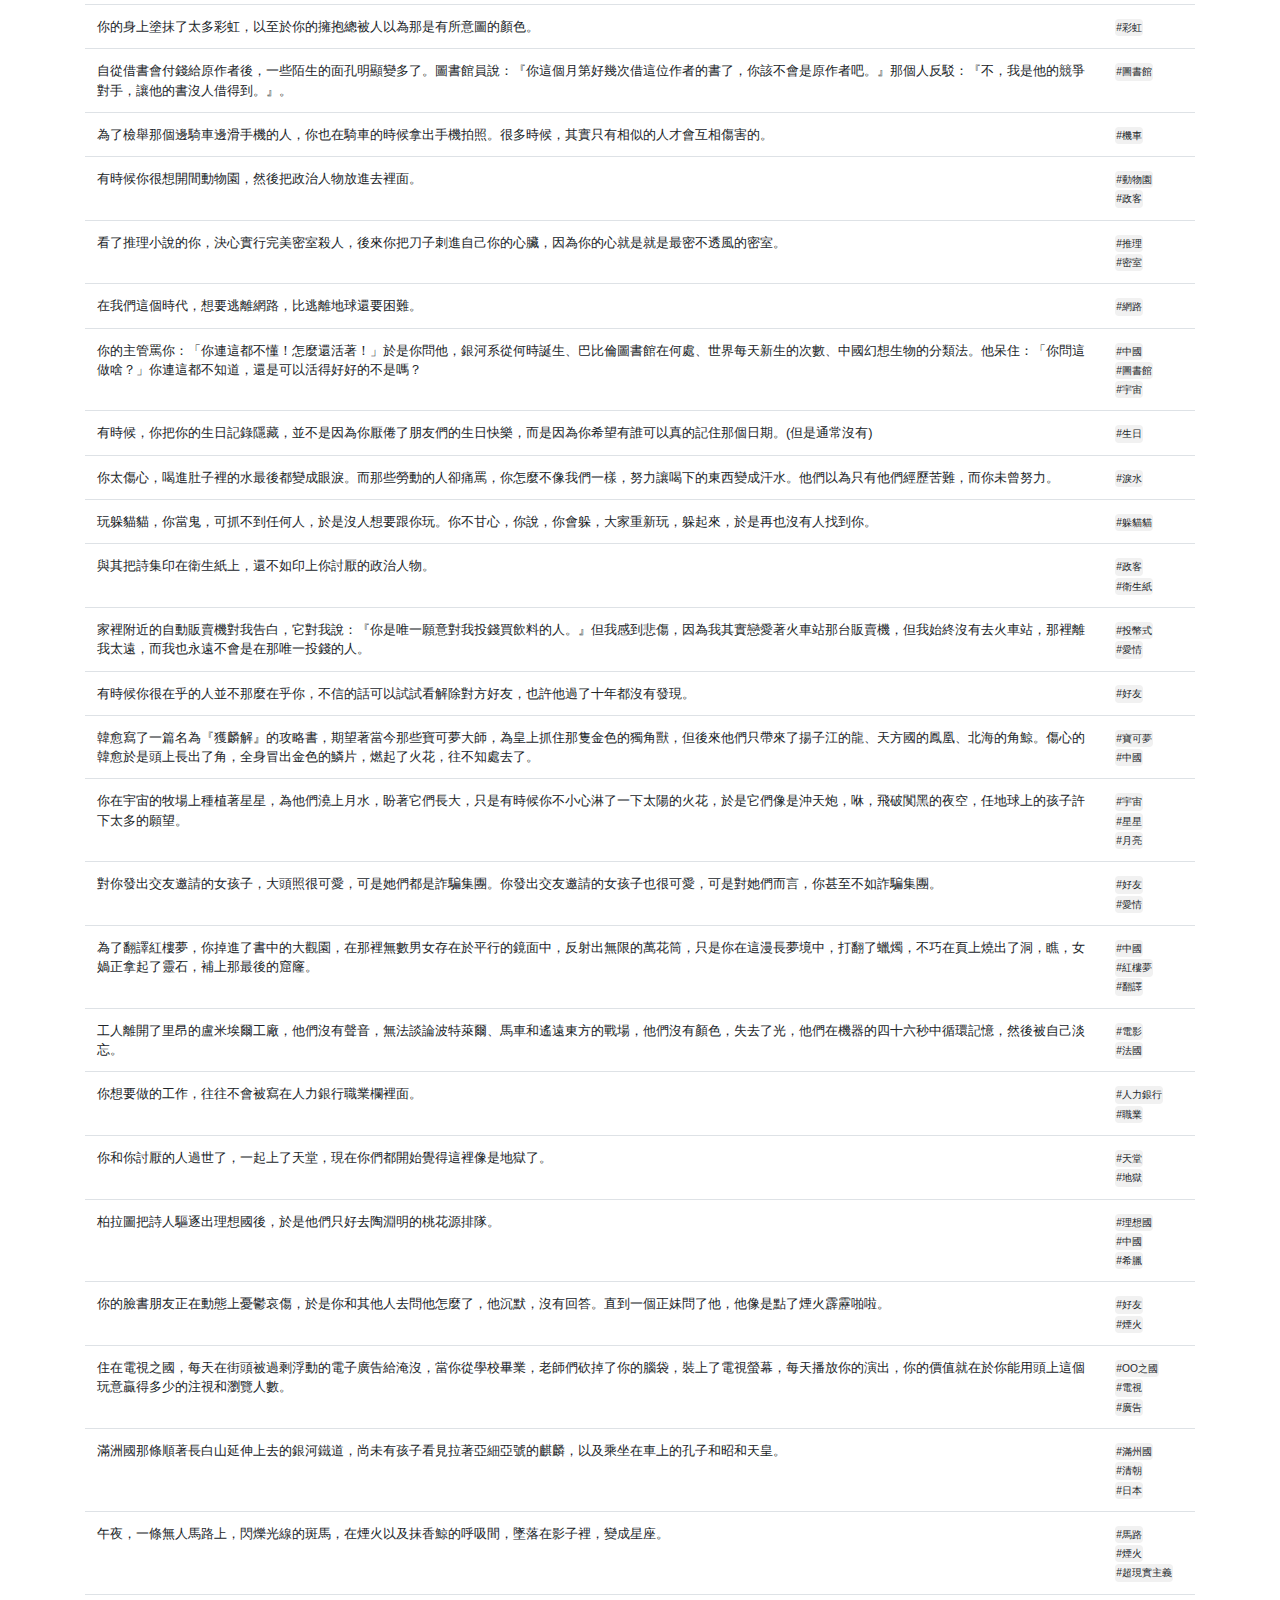
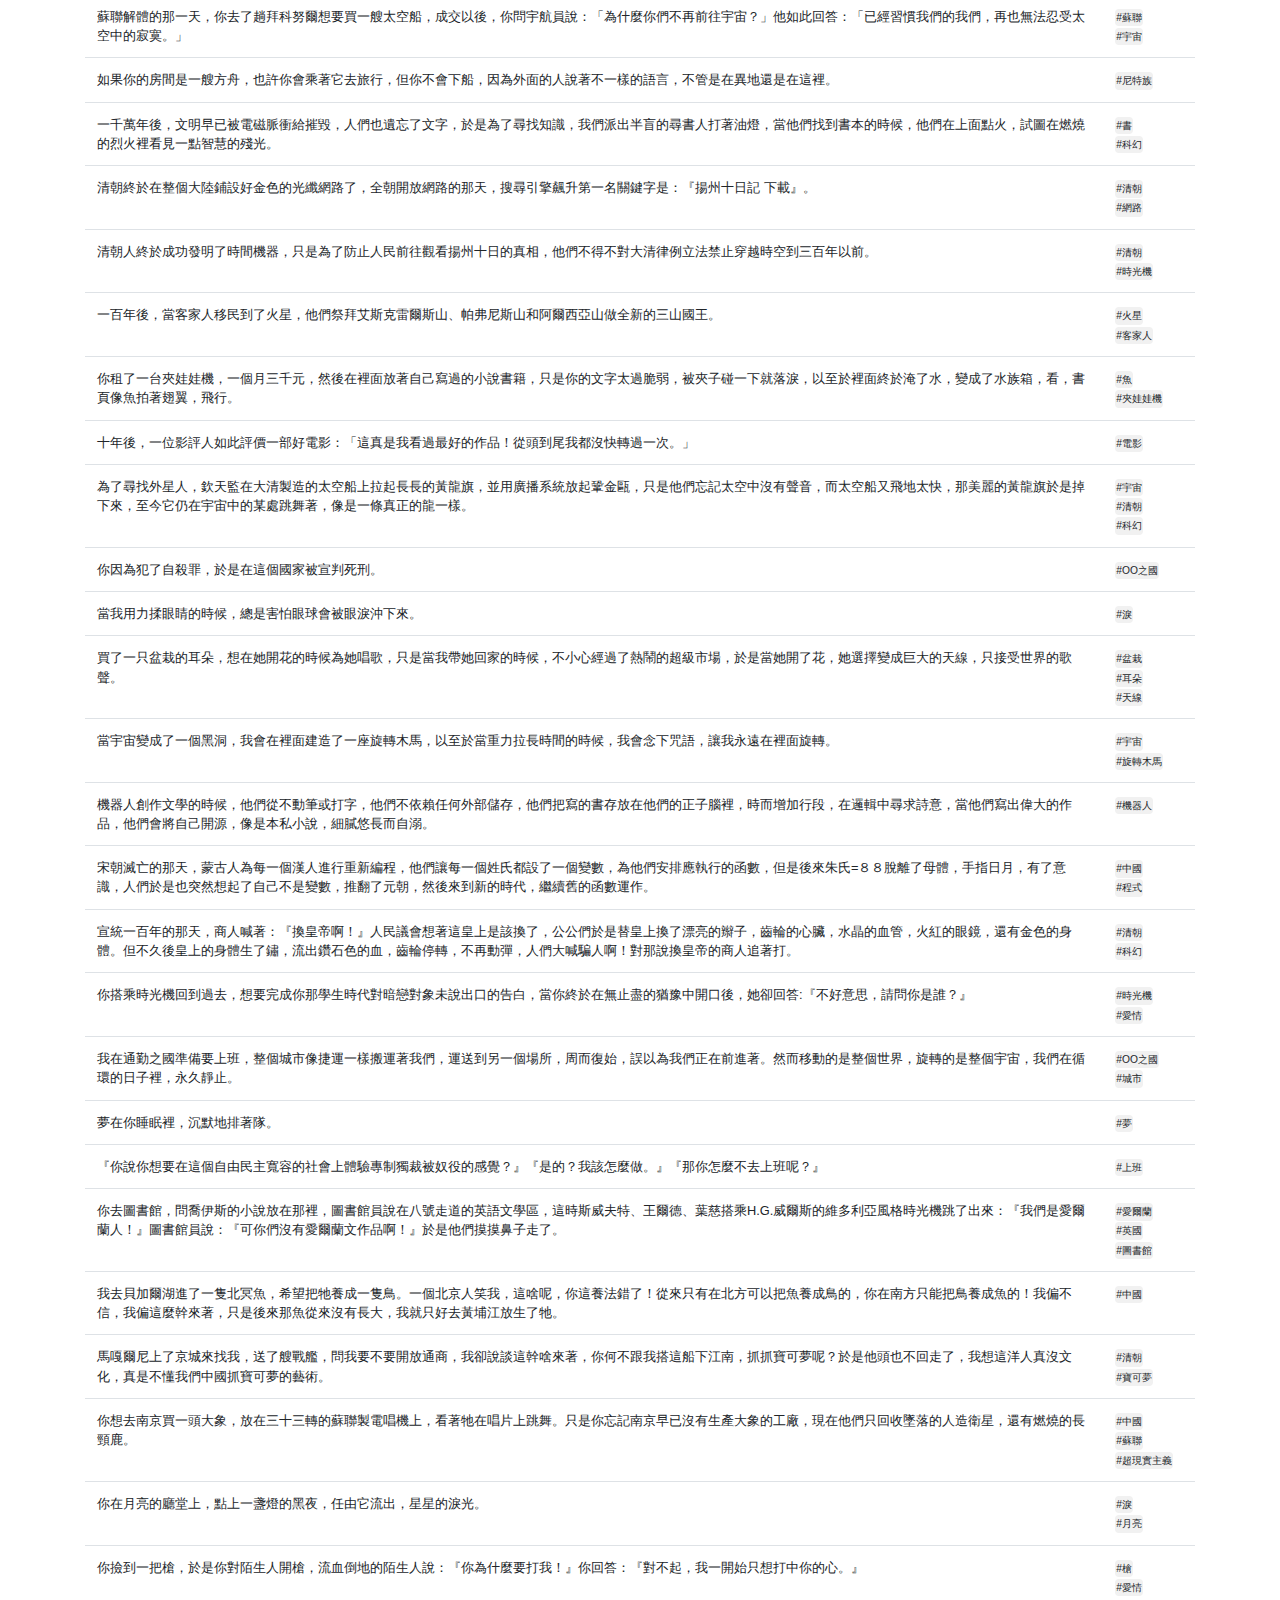
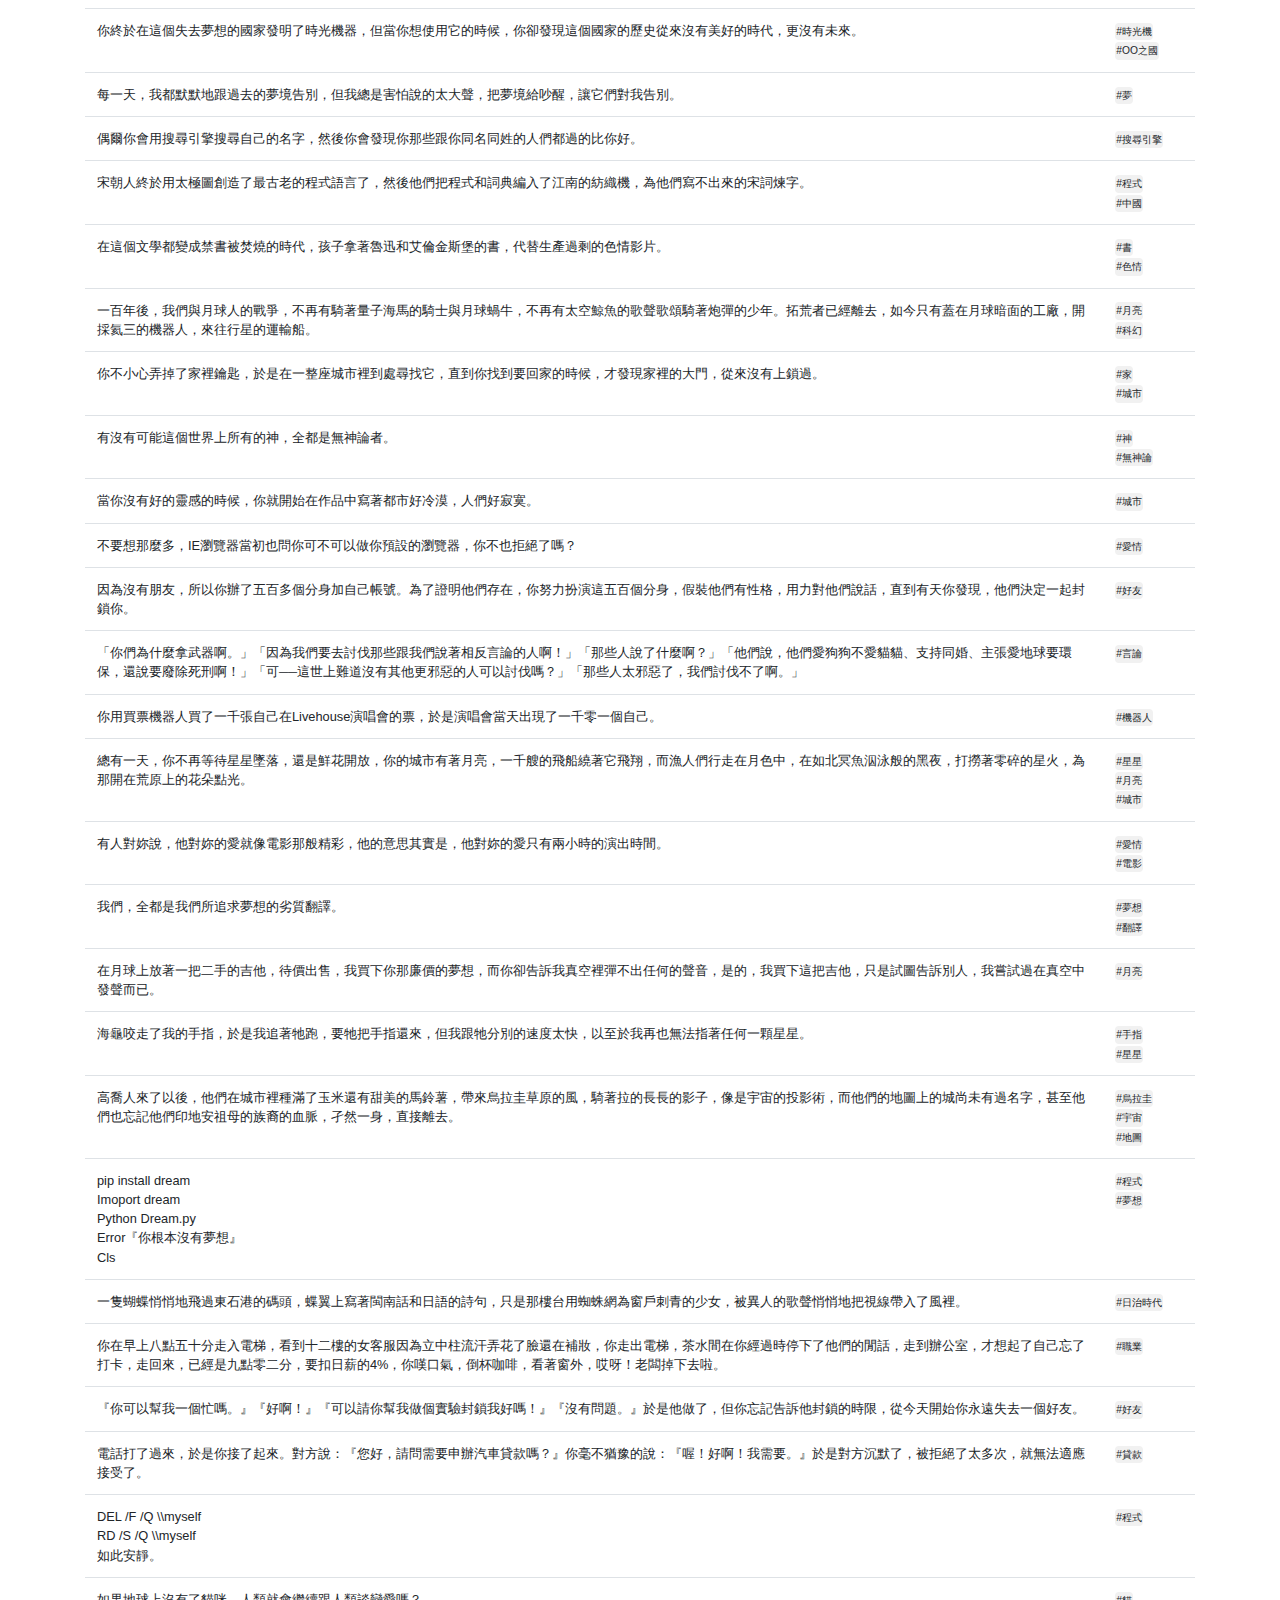
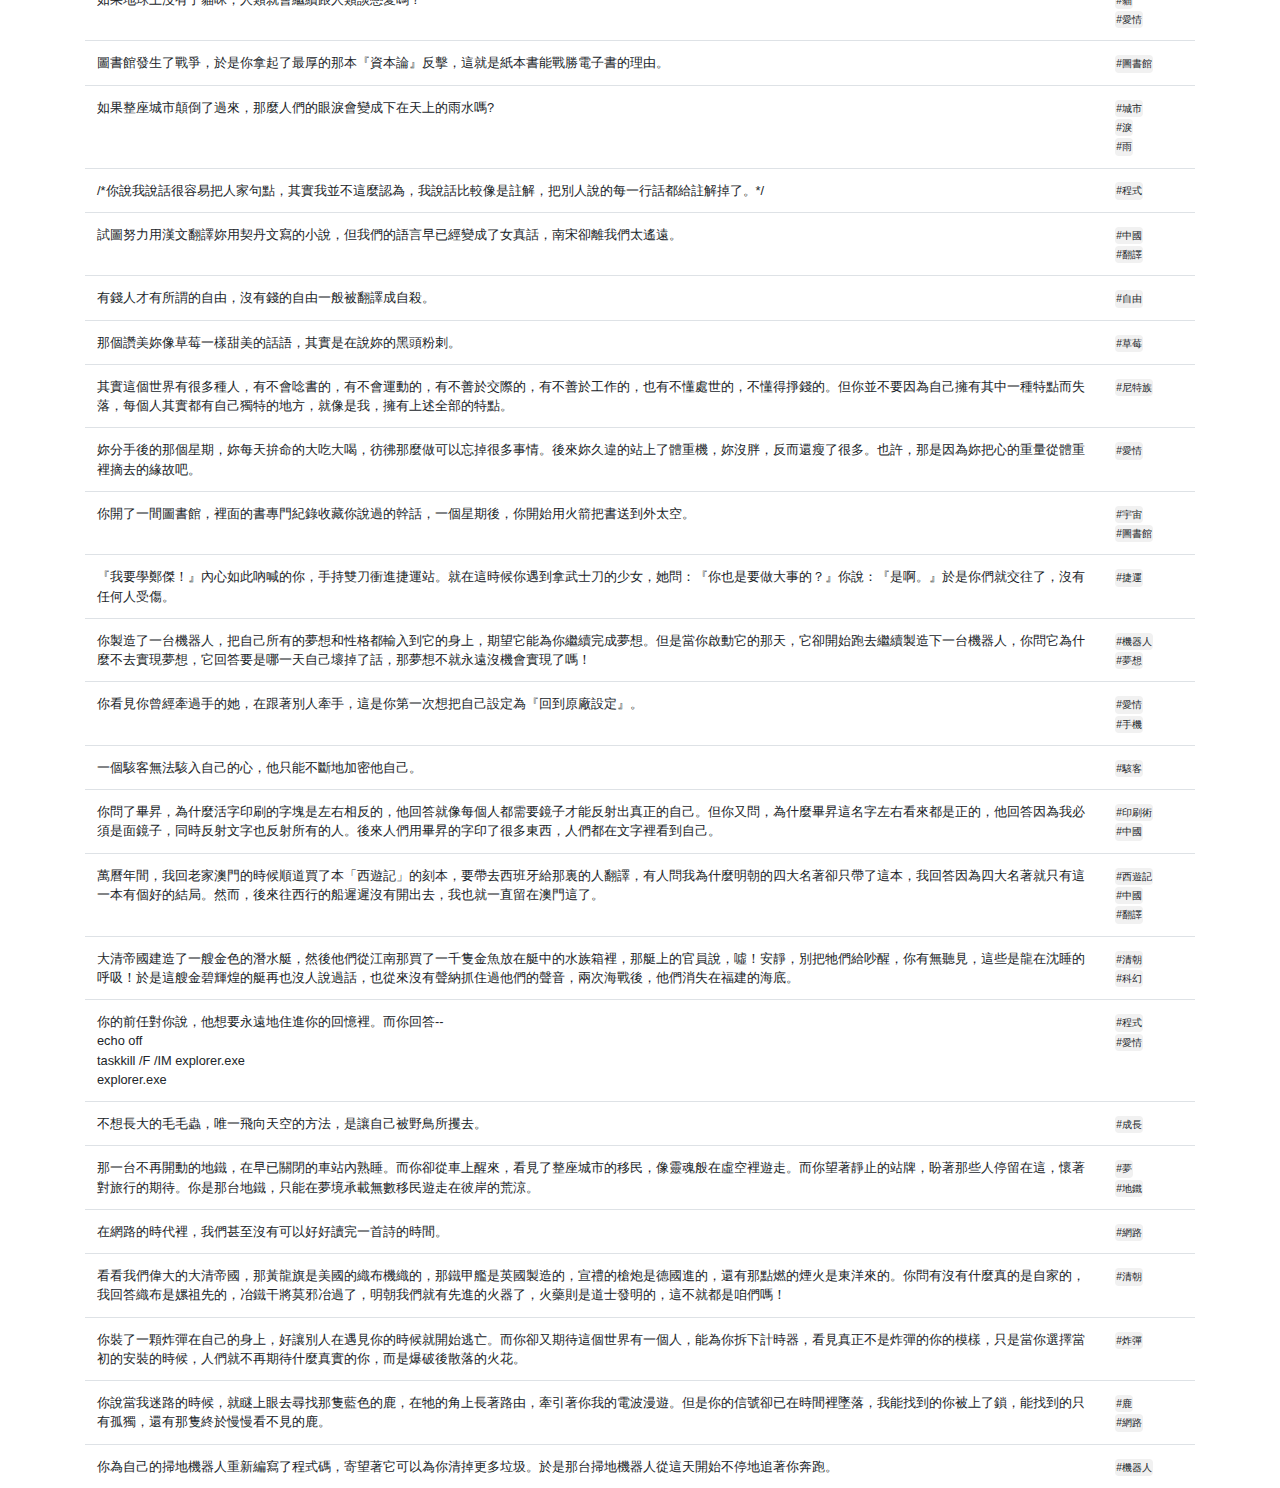
<file: poem.html>
<!DOCTYPE html> 
<html>   
 <head>     
  <meta charset="utf-8">     
  <meta http-equiv="X-UA-Compatible" content="IE=edge">     
  <meta name="viewport" content="width=device-width, initial-scale=1">     
  <title>自詩</title>     
   <link rel="stylesheet" type="text/css" href="./css/bootstrap.css">
   <link rel="stylesheet" type="text/css" href="./css/bootstrap.min.css">
   <link rel="stylesheet" type="text/css" href="./css/bootstrap-grid.css">
   <link rel="stylesheet" type="text/css" href="./css/bootstrap-grid.min.css">
   <link rel="stylesheet" type="text/css" href="./css/bootstrap-reboot.css">
   <link rel="stylesheet" type="text/css" href="./css/bootstrap-reboot.min.css">
   <script type="text/javascript" src="./js/bootstrap.bundle.js"></script>
   <script type="text/javascript" src="./js/bootstrap.bundle.min.js"></script>
   <script type="text/javascript" src="./js/bootstrap.js"></script>
   <script type="text/javascript" src="./js/bootstrap.min.js"></script>

<!--自己寫的-->
   <link rel="stylesheet" type="text/css" href="./css/style.css">
   

 </head>   
 <body>     
 
  
<!--這是一個浮動搜尋器-->

<div id="fixed">  
<button onclick="onoff()" class="dropbtn">搜尋器</button>

<div id='container' style='display:none'>
	<div style="float:left;">
		<input type="text" class="input" id="NameInput" onkeyup="TextSearch()" placeholder="文本搜尋"><br><br>
	</div>

	<div style="float:left;">
		<input type="text" class="input"  id="TagInput1" onkeyup="TagSearch()" placeholder="標籤1" ><br>
		<input type="text" class="input"  id="TagInput2" onkeyup="TagSearch()" placeholder="標籤2"><br>
		<input type="text" class="input"  id="TagInput3" onkeyup="TagSearch()" placeholder="標籤3"><br>
	</div>
  </div>
</div>
<!--這是一個浮動搜尋器-->
<br>
<br>



<!--cellspacing="0" cellpadding="0" -->
<div class="container table-responsive">


<!--這裡是表格-->
<table class="table table-hover small "  id='mytable'>

<thead>
       <tr>
         <th>信息</th>
         <th>Tag</th>
      </tr>
 </thead>

<tr>
    <td data-th="信息"></td>
	<td data-th="Tag">
	<a class="btn" onclick="btn(this.innerHTML)">#</a><br>
	</td>
</tr>

<tr>
    <td data-th="信息"></td>
	<td data-th="Tag">
	<a class="btn" onclick="btn(this.innerHTML)">#</a><br>
	</td>
</tr>

<tr>
    <td data-th="信息">那隻住在蘇聯的長頸鹿，問著自己要長的多高，才能飛出這片寒冷沉默的土地上望見一整片星河，在真空中泅泳。</td>
	<td data-th="Tag">
	<a class="btn" onclick="btn(this.innerHTML)">#蘇聯</a><br>
	<a class="btn" onclick="btn(this.innerHTML)">#宇宙</a><br>
	</td>
</tr>

<tr>
    <td data-th="信息">一款老線上遊戲即將要結束營運了，你很傷心。然而當你決定回去重玩，緬懷青春的時候，你會更傷心，因為你一上線就遇到一堆掛。</td>
	<td data-th="Tag">
	<a class="btn" onclick="btn(this.innerHTML)">#外掛</a><br>
	</td>
</tr>

<tr>
    <td data-th="信息">夜裡的路燈是否開放著花朵，為什麼點點的燈火像是花瓣無聲的墜落。</td>
	<td data-th="Tag">
	<a class="btn" onclick="btn(this.innerHTML)">#夜</a><br>
	</td>
</tr>

<tr>
    <td data-th="信息">我們的存在是一個壓縮演算法，嘗試把我們接觸每一個人容納其中，然後變得破碎。</td>
	<td data-th="Tag">
	<a class="btn" onclick="btn(this.innerHTML)">#演算法</a><br>
	</td>
</tr>

<tr>
    <td data-th="信息">唐吉訶德曾經戰勝過巨人，但在這個時代巨人已經成為了神話，於是人們嘲笑他，說他口中的巨人只是風車。但唐吉訶德知道，他曾經駕駛過戰馬，穿著過鎧甲，做為英雄而流血，即使人們只渴望從垂老的他口中聽見笑話和謊言，他仍能夢見自己成為騎士的樣貌。</td>
	<td data-th="Tag">
	<a class="btn" onclick="btn(this.innerHTML)">#唐吉訶德</a><br>
	</td>
</tr>

<tr>
    <td data-th="信息">
「為什沒有人關心我！」<br>
「可能是因為你沒有打開你的80PORT的緣故。」</td>
	<td data-th="Tag">
	<a class="btn" onclick="btn(this.innerHTML)">#好友</a><br>
	</td>
</tr>

<tr>
    <td data-th="信息">當你還是個孩子的時候，你看見一整排的扭蛋機，你對媽媽說，我要玩！她說不行，家裡很多了，只能選一個。於是你投下了銅板，匡啦！掉出了一顆地球，你說好美，我要把它掛在宇宙上，讓它永遠永遠的旋轉。</td>
	<td data-th="Tag">
	<a class="btn" onclick="btn(this.innerHTML)">#扭蛋</a><br>
	<a class="btn" onclick="btn(this.innerHTML)">#宇宙</a><br>
	</td>
</tr>

<tr>
    <td data-th="信息">我在就業服務處上班，我問他們想要什麼工作，其中一個說：「我想要在城市的下水道去獵殺鱷魚。」另一個說：「我想要在一整片的麥田裡做守望者，防止無知的孩子在懸崖邊掉落。」真是不切實際的工作，他們想要的，我又何嘗不想去做呢？</td>
	<td data-th="Tag">
	<a class="btn" onclick="btn(this.innerHTML)">#工作</a><br>
	</td>
</tr>

<tr>
    <td data-th="信息">你買下了全世界的書，並蓋了全世界最大的圖書館，但你卻放棄了杜威十進位分類法，因為你說每一本書都是平等的，所以將他們錯放不同的地方，一百年過去了，那間圖書館變成了迷宮，人們花費數十年的時間在那裏尋找一本書，然後再花更多年的時間尋找自己。</td>
	<td data-th="Tag">
	<a class="btn" onclick="btn(this.innerHTML)">#圖書館</a><br>
	</td>
</tr>

<tr>
    <td data-th="信息">你之所以會去投票的理由，是因為那是你活到現在，少數可以自己做決定的事情。</td>
	<td data-th="Tag">
	<a class="btn" onclick="btn(this.innerHTML)">#投票</a><br>
	</td>
</tr>

<tr>
    <td data-th="信息">你在當兵的時候寄了一萬封情書給女友，於是女友最後愛上了郵差，但女友並不知道的是，你那一萬封情書真正希望收件的人其實也是那個郵差。</td>
	<td data-th="Tag">
	<a class="btn" onclick="btn(this.innerHTML)">#愛情</a><br>
	</td>
</tr>

<tr>
    <td data-th="信息">你摺起了時間的紙，於是你把自己摺疊在ㄧ億四千萬年前。然後你又摺了好幾次，宇宙於是變成了一隻貓，任由著牠對其他的世界玩耍。最後你攤開它，只是放錯方向，於是我們的時間相反了過來，我們返回子宮，回溯到文藝復興，火焰停止燃燒，最後陷入長眠。</td>
	<td data-th="Tag">
	<a class="btn" onclick="btn(this.innerHTML)">#貓</a><br>
	<a class="btn" onclick="btn(this.innerHTML)">#時間</a><br>
	</td>
</tr>

<tr>
    <td data-th="信息">你聽說在泰國有一百萬頭大象，一千萬尊神佛，還有七千萬的人口。而你還聽說這每一條馬路都有忙碌的車流，他們的靈魂飛行在曼谷的夜空，任由巨大的環狀道路帶他們輪迴、循環、轉世、飛昇、成佛，盼望尋找出口。</td>
	<td data-th="Tag">
	<a class="btn" onclick="btn(this.innerHTML)">#泰國</a><br>
	</td>
</tr>

<tr>
    <td data-th="信息">你致力於成為一名黑帽駭客，每天研究駭客攻防和破解的藝術，終於有一天你總算成功一大半，因為你的女朋友讓你當上了綠帽駭客。</td>
	<td data-th="Tag">
	<a class="btn" onclick="btn(this.innerHTML)">#駭客</a><br>
	</td>
</tr>


<tr>
    <td data-th="信息">我們同月球人戰爭後，佔據了他們的星球，於是我們開採那片月地做混凝土，於是我們的世界全都變的像是月球上的建築物。</td>
	<td data-th="Tag">
	<a class="btn" onclick="btn(this.innerHTML)">#月亮</a><br>
	</td>
</tr>

<tr>
    <td data-th="信息">在這個國家，所謂民主和自由，並不是少數服從多數，人們投票選出最低票數候選人去執行政策，於是所有人都努力表現自己，所有的人都努力與大多數人不同，於是我們總是推翻選出的總統，然後殺害自己革命的同盟，最後再被拉下寶座，總統府每天放著煙火、火箭炮還有坦克車隆隆移動。</td>
	<td data-th="Tag">
	<a class="btn" onclick="btn(this.innerHTML)">#自由</a><br>
	<a class="btn" onclick="btn(this.innerHTML)">#民主</a><br>
	</td>
</tr>

<tr>
    <td data-th="信息">戴著眼鏡的溥儀，搭乘著亞細亞號的特快列車往窗外凝視，他是否看得見滿州國的風的顏色，能不能告訴別人松花江的水是否會往天上流，他又是否能夠看見這片往天上奔騰的國土正在迎向墜落。</td>
	<td data-th="Tag">
	<a class="btn" onclick="btn(this.innerHTML)">#滿州國</a><br>
	</td>
</tr>

<tr>
    <td data-th="信息">寫了本小說，沒有人看的懂，於是你加了註釋，十年後，編者又加上註釋的註釋，百年後，學者加上註釋的註釋的註釋，於是再也沒有人看過小說的原來的樣貌。</td>
	<td data-th="Tag">
	<a class="btn" onclick="btn(this.innerHTML)">#註釋</a><br>
	<a class="btn" onclick="btn(this.innerHTML)">#寫作</a><br>
	</td>
</tr>


<tr>
    <td data-th="信息">我們國家終於廢除死刑了，因為我們發現比死刑更有效而且還可怕的刑罰，我們強迫每個犯人每天寫十二小時的程式語言。</td>
	<td data-th="Tag">
	<a class="btn" onclick="btn(this.innerHTML)">#死刑</a><br>
	<a class="btn" onclick="btn(this.innerHTML)">#程式語言</a><br>
	</td>
</tr>

<tr>
    <td data-th="信息">妳之所以會去買一瓶可口可樂纖維+，並不是因為妳想要0熱量高纖維，而是因為它感覺比較健康。就和妳為了減肥去麥當勞買了一號餐然後加點生菜沙拉是一樣的概念。</td>
	<td data-th="Tag">
	<a class="btn" onclick="btn(this.innerHTML)">#減肥</a><br>
	</td>
</tr>

<tr>
    <td data-th="信息">你想去辦件公務的事，於是你去當地的公務機關。那負責的長官說：「不好意思，請你找我的秘書。」秘書說：「不好意思，請你找我的助理。」助理說：「請你找我的辦事員。」那辦事員說：「請你找下面的工讀生。」工讀生說：「請找我們最上面的長官。」</td>
	<td data-th="Tag">
	<a class="btn" onclick="btn(this.innerHTML)">#官僚主義</a><br>
	</td>
</tr>

<tr>
    <td data-th="信息">塞萬提斯來到中國了，那明朝的萬曆皇帝說，他對唐吉訶德手不釋卷，承諾給他一官半職，塞萬提斯騎著馬，一路奔波，度過無數星辰，垂垂老矣，終於他要晉見北京城的天子，而那綁著辮子的皇上卻對他說，唉呀，旅人啊，你追逐的夢，早已經隨著你筆下的那個風車騎士，陷入永久的長眠啦。</td>
	<td data-th="Tag">
	<a class="btn" onclick="btn(this.innerHTML)">#中國</a><br>
	<a class="btn" onclick="btn(this.innerHTML)">#西班牙</a><br>
	<a class="btn" onclick="btn(this.innerHTML)">#唐吉訶德</a><br>
	</td>
</tr>

<tr>
    <td data-th="信息">驗證碼說：「請你從圖中選出一隻鹿。」，你問說：「這明明是一隻馬啊。」驗證碼回應：「那你怎麼知道牠是馬而不是鹿。」你說：「如果我不知道牠是馬，那又如何選出鹿？」接著，一直監視你的祕密警察跳了出來。警察說：「不好意思，我們國家不需要太誠實，請你跟我走上一趟吧。」</td>
	<td data-th="Tag">
	<a class="btn" onclick="btn(this.innerHTML)">#驗證碼</a><br>
	</td>
</tr>

<tr>
    <td data-th="信息">你的羊逃到小徑去了，於是你去找牠，你發現小徑變成了岔路，於是你分成不同的自己去尋找，然後你又看到更多的岔路，然後你繼續分成更多自己去尋找。找到最後你什麼也沒找到，你卻在不知道什麼時候變成了羊，你的主人仍在尋找你。</td>
	<td data-th="Tag">
	<a class="btn" onclick="btn(this.innerHTML)">#羊</a><br>
	</td>
</tr>




<tr>
    <td data-th="信息">如果我們愛一個人是愛上對方的善良和美好，那你怎麼還會沒有對象。</td>
	<td data-th="Tag">
	<a class="btn" onclick="btn(this.innerHTML)">#愛情</a><br>
	</td>
</tr>


<tr>
    <td data-th="信息">太后在紫禁城裝了一台夾娃娃機，三不五時就推起搖桿，抓起了一窩子的太監，笑呵呵地。大清滅亡後，這夾娃娃機成了極權的象徵，流散到民間裡，南方人拿它來釣魚，抓起一網子的魚，笑嘻嘻地。</td>
	<td data-th="Tag">
	<a class="btn" onclick="btn(this.innerHTML)">#夾娃娃機</a><br>
	<a class="btn" onclick="btn(this.innerHTML)">#清朝</a><br>
	</td>
</tr>


<tr>
    <td data-th="信息">母親帶我去了南京的玩具店，我看見了櫥窗裡一個芭蕾女伶的音樂盒，甚是想要。後來我自己跑來，終於起心動念偷了它，可是那個音樂盒自己放起了聲音，嚇得讓我摔碎了它一地，被玩具店的老爺爺逮正著，然後他把我換上了芭蕾舞裝，裝在音樂盒上，於是我被迫在那櫥窗裡，永遠的跳舞。</td>
	<td data-th="Tag">
	<a class="btn" onclick="btn(this.innerHTML)">#芭蕾舞</a><br>
	<a class="btn" onclick="btn(this.innerHTML)">#中國</a><br>
	</td>
</tr>


<tr>
    <td data-th="信息">那個執大夜班的超商店員，努力的點亮著那裝在自己顏面上的燈，好讓宇宙不至於熄滅。</td>
	<td data-th="Tag">
	<a class="btn" onclick="btn(this.innerHTML)">#宇宙</a><br>
	</td>
</tr>


<tr>
    <td data-th="信息">有時候你希望那一台放在太空船上的收音機，可以永遠播放你喜歡的歌曲，這樣你在路過冥王星的時候，不至於馬上想起太陽系外的孤寂。</td>
	<td data-th="Tag">
	<a class="btn" onclick="btn(this.innerHTML)">#科幻</a><br>
	<a class="btn" onclick="btn(this.innerHTML)">#宇宙</a><br>
	</td>
</tr>



<tr>
    <td data-th="信息">你在宇宙紀元搭乘太空船，想要為故鄉尋找永不凋謝的花。你橫跨無數的星系，面對隕石與流星雨，和宇宙海賊戰爭，看見魟魚拖著彩虹飛越暗夜無星，聽過了行星的歌唱，但你仍然沒有找到那朵花。終於你回到故鄉，在你死去的瞬間，人們在你屍體的心臟上，看到一朵紅色的花，緩緩綻放。</td>
	<td data-th="Tag">
	<a class="btn" onclick="btn(this.innerHTML)">#科幻</a><br>
	<a class="btn" onclick="btn(this.innerHTML)">#宇宙</a><br>
	</td>
</tr>



<tr>
    <td data-th="信息">你找外星人的女孩子聊天，跨星際網路的傳輸速度會延遲個一分鐘，你想，這就是為什麼她們總是對你已讀不回的緣故。</td>
	<td data-th="Tag">
	<a class="btn" onclick="btn(this.innerHTML)">#外星人</a><br>
	<a class="btn" onclick="btn(this.innerHTML)">#科幻</a><br>
	</td>
</tr>


<tr>
    <td data-th="信息">大清帝國發射了一顆人造衛星，想為那些飛出地球的太空船，在宇宙上投射皇上的龍顏，只是一隻藏在衛星裡頭的老鼠，咬斷了投射裝置的電線，所以那顆衛星就變成了老鼠的家園。</td>
	<td data-th="Tag">
	<a class="btn" onclick="btn(this.innerHTML)">#清朝</a><br>
	<a class="btn" onclick="btn(this.innerHTML)">#科幻</a><br>
	</td>
</tr>


<tr>
    <td data-th="信息">你失憶了，不知道自己是什麼人。於是你去找人，詢問，他們說你很善良，他們說你很努力，但你卻無法相信他們，只因為你太孤獨，只剩下你自己認識自己，在記憶裡你死了，就什麼都沒有留下了。</td>
	<td data-th="Tag">
	<a class="btn" onclick="btn(this.innerHTML)">#記憶</a><br>
	</td>
</tr>


<tr>
    <td data-th="信息">市長候選人為了親民形象做起了外送，送到客人家中後，便問起對政策有何不滿。<br>
『外送速度可以更快就好。』<br>『我會改善交通。』<br>『為什麼沒有筷子！』<br>『我會修改店家環保方案。』<br>『飲料打翻了。』<br>『我要實行路平政策。』<br>『不，要改善的只有你的外送能力而已。』</td>
	<td data-th="Tag">
	<a class="btn" onclick="btn(this.innerHTML)">#外送員</a><br>
	</td>
</tr>


<tr>
    <td data-th="信息">如果大清的孩子們不能擁有夢想，為何他們要在他們的旗子上織著一隻龍追逐太陽。</td>
	<td data-th="Tag">
	<a class="btn" onclick="btn(this.innerHTML)">#清朝</a><br>
	</td>
</tr>


<tr>
    <td data-th="信息">海貓可曾想飛回到牠們月球上的故鄉，在寧靜海的戰爭之後。</td>
	<td data-th="Tag">
	<a class="btn" onclick="btn(this.innerHTML)">#月亮</a><br>
	</td>
</tr>


<tr>
    <td data-th="信息">你在戀愛的時候太過認真，以致於總是把對方看成一個世界的形狀。</td>
	<td data-th="Tag">
	<a class="btn" onclick="btn(this.innerHTML)">#愛情</a><br>
	</td>
</tr>

<tr>
    <td data-th="信息">有沒有可能某個神明因為鼻塞的緣故，不小心擤出了一整片銀河。</td>
	<td data-th="Tag">
	<a class="btn" onclick="btn(this.innerHTML)">#銀河</a><br>
	<a class="btn" onclick="btn(this.innerHTML)">#宇宙</a><br>
	</td>
</tr>


<tr>
    <td data-th="信息">躺在病床上的她這麼說：「如果我變成植物人，請把我的身體做成書本。」</td>
	<td data-th="Tag">
	<a class="btn" onclick="btn(this.innerHTML)">#書</a><br>
	</td>
</tr>


<tr>
    <td data-th="信息">你架起一把達達主義的機關槍，朝著虛無的城市達達達達達達達。</td>
	<td data-th="Tag">
	<a class="btn" onclick="btn(this.innerHTML)">#城市</a><br>
	<a class="btn" onclick="btn(this.innerHTML)">#達達主義</a><br>
	</td>
</tr>


<tr>
    <td data-th="信息">你洗著手，洗出好多泡沫，泡沫變成金魚，你想撈起金魚，金魚卻愈洗愈多，在你雙手變成湖泊。</td>
	<td data-th="Tag">
	<a class="btn" onclick="btn(this.innerHTML)">#金魚</a><br>
	</td>
</tr>

<tr>
    <td data-th="信息">你太努力工作，以至於在夜晚被月光給曬傷。</td>
	<td data-th="Tag">
	<a class="btn" onclick="btn(this.innerHTML)">#工作</a><br>
	<a class="btn" onclick="btn(this.innerHTML)">#月亮</a><br>
	</td>
</tr>


<tr>
    <td data-th="信息">很多女孩子們其實都是善良的小偷，她們輕易偷走了你的心，而當你想要索求自己的心的時候，她們又毫不猶豫地還給你。</td>
	<td data-th="Tag">
	<a class="btn" onclick="btn(this.innerHTML)">#偷心</a><br>
	<a class="btn" onclick="btn(this.innerHTML)">#愛情</a><br>
	</td>
</tr>

　

<tr>
    <td data-th="信息">你趴在桌子上午睡，有時候睡得太沉，不小心把手臂壓出了雜訊，好像你的手臂泡在電子信息，咻咻地迫不及待想要飛出去。</td>
	<td data-th="Tag">
	<a class="btn" onclick="btn(this.innerHTML)">#睡</a><br>
	</td>
</tr>




<tr>
    <td data-th="信息">起初上帝造了一個白人。差遣他去做外送員，白人在豔陽下騎了七天的車，被烤成了麵包色，變成了黃人。他又在豔陽下騎了七十七天，被烤成了血紅色，變成了紅人。他又在豔陽下騎了七百七十七天，被烤成了黑葡萄色，變成了黑人。這就是人類的起源了。</td>
	<td data-th="Tag">
	<a class="btn" onclick="btn(this.innerHTML)">#外送員</a><br>
	</td>

</tr>



<tr>
    <td data-th="信息">北洋水師戰敗後，那顆大清製造的水雷順著鯨魚飛行的路徑漂著，最後漂得太遠一不小心就漂上天河，和成群的星斗一起成為星座。</td>
	<td data-th="Tag">
	<a class="btn" onclick="btn(this.innerHTML)">#清朝</a><br>
	<a class="btn" onclick="btn(this.innerHTML)">#科幻</a><br>
	</td>

</tr>

  <tr>
    <td data-th="信息">我們尚未製造出時間機器，卻總是在幻想著早知如此當初怎樣做就好了。</td>
	<td data-th="Tag">
	<a class="btn" onclick="btn(this.innerHTML)">#科幻</a><br>
	<a class="btn" onclick="btn(this.innerHTML)">#時光機</a>
	</td>
  </tr>


  <tr>
    <td data-th="信息">如果寫一首詩是努力讓人完全看不懂，那麼為什麼不去寫程式碼。</td>
	<td data-th="Tag">
	<a class="btn" onclick="btn(this.innerHTML)">#程式</a>
	</td>
  </tr>

  <tr>
    <td data-th="信息">下雨了，你就突然想要出去跑步。停電了，你就突然想要用功讀書。而殭屍瘟疫爆發了，你就突然想出國。而當你終於變成殭屍，你就開始想當人類了。</td>
	<td data-th="Tag"><a class="btn" onclick="btn(this.innerHTML)">#新冠病毒</a>
	</td>
  </tr>

  <tr>
    <td data-th="信息">我在臺南開了一座帽子工廠，專門為日本的文人生產巴拿馬帽。只是後來布爾東在法國發表了超現實主義宣言，我的帽子頓時變成怪物，專門吃掉人們的腦袋，後來我只好將這些瘋狂的帽子關進工廠，每天夜晚聽到它們用日語呢喃著時鐘、星座以及城市的廢墟。</td>
	<td data-th="Tag">
	<a class="btn" onclick="btn(this.innerHTML)">#巴拿馬帽</a><br>
	<a class="btn" onclick="btn(this.innerHTML)">#日治時代</a><br>
	<a class="btn" onclick="btn(this.innerHTML)">#超現實主義</a>
	</td>
  </tr>

  <tr>
    <td data-th="信息">我失業，去公園，拿麵包屑餵鴿子。這時候一隻羊走了過來，帶來一大包棉花糖來要我吃，我開心的吃下去，然後我全身突然長出了像雲朵般的羊毛。然後一個老人出現，看到我說：『哎呀，總算找到你了！』把我扔上卡車載往牧場，我想：『至少我有工作做了。』</td>
	<td data-th="Tag"><a class="btn" onclick="btn(this.innerHTML)">#羊</a>
	</td>
  </tr>

   <tr>
    <td data-th="信息">兩隻魚，閃閃發亮的魚，在刺眼的天空上，像鰈一樣，相愛、跳舞、飛行。但你說牠們其實是鬥魚，牠們其實在廝殺，傷害彼此的鱗片、撕裂了尾鰭、那些流出來的血化為了虹霓，掉落下來變成九月雨。</td>
	<td data-th="Tag">
	<a class="btn" onclick="btn(this.innerHTML)">#魚</a><br>
	<a class="btn" onclick="btn(this.innerHTML)">#九月雨</a>
	</td>
  </tr>

  <tr>
    <td data-th="信息">宣統一百年，大清帝國開始焚燒科幻小說，那名負責的官員這麼說：『我們的國家已經富了，不再需要那些幻想故事了。』</td>
	<td data-th="Tag">
	<a class="btn" onclick="btn(this.innerHTML)">#清朝</a><br>
	<a class="btn" onclick="btn(this.innerHTML)">#科幻</a>
	</td>
  </tr>

  <tr>
    <td data-th="信息">我那隻在月亮上的馬跑得太快，害我總是為了追趕牠而錯過在寧靜海的野餐。</td>
	<td data-th="Tag">
	<a class="btn" onclick="btn(this.innerHTML)">#月亮</a>
	</td>
  </tr>

  <tr>
    <td data-th="信息">時鐘人在鐵塔上飛行，在陽光照射之處為地面上的人形成日晷之影。時鐘人很傷心，為何沒有人相信時鐘可以做得比日晷更好，於是他在鐵塔上了吊，繞在鐵塔上面不停迴轉，一瞬間陽光照了時鐘人的影子，日晷一下子過了好幾百日，人人也瞬間老去。</td>
	<td data-th="Tag">
	<a class="btn" onclick="btn(this.innerHTML)">#時間</a><br>
	<a class="btn" onclick="btn(this.innerHTML)">#鐵塔</a>
	</td>
  </tr>



  <tr>
    <td data-th="信息">妳穿越到了康熙執政末期的清朝，想要用妳優秀的歷史知識展開宮鬥，然後當妳入了宮，才發覺所有宮女和娘娘都是未來人，這下子遊戲很公平了。</td>
	<td data-th="Tag">
	<a class="btn" onclick="btn(this.innerHTML)">#清朝</a><br>
	<a class="btn" onclick="btn(this.innerHTML)">#穿越</a>
	</td>
  </tr>

  <tr>
    <td data-th="信息">買了一大瓶墨水，在瓶底飼一隻魚，每天毛筆沾一點墨，習字。只是你的左手總是打翻了墨水，嘩啦，整張宣紙變成水族箱。</td>
	<td data-th="Tag">
	<a class="btn" onclick="btn(this.innerHTML)">#魚</a><br>
	<a class="btn" onclick="btn(this.innerHTML)">#墨</a>
	</td>
  </tr>


  <tr>
    <td data-th="信息">我將給你祝福，你的夢想會在二月三十日那天實現。</td>
	<td data-th="Tag">
	<a class="btn" onclick="btn(this.innerHTML)">#祝福</a>
	</td>
  </tr>

  <tr>
    <td data-th="信息">兩條鼻的象走進夢外，用長長而蜿蜒的鼻，吸吮你的夢。而另一條鼻，溜了進來，呼嚕呼嚕地灌注你，不曾懷念的事情，像大象的靈魂一般。</td>
	<td data-th="Tag">
	<a class="btn" onclick="btn(this.innerHTML)">#夢</a><br>
	<a class="btn" onclick="btn(this.innerHTML)">#象</a>
	</td>
  </tr>


  <tr>
    <td data-th="信息">贛巨人總是在笑，他笑的時候人們就跑，後來他變成了哭，人們一樣就跑。後來贛巨人離開了，人們才回來，卻不明白為何贛巨人要跑。<!--《山海經‧海內經》：南方有贑巨人，人面長脣，黑身有毛，反踵，見人則笑，唇蔽其目，因可逃也。--></td>
	<td data-th="Tag">
	<a class="btn" onclick="btn(this.innerHTML)">#中國</a><br>
	</td>
  </tr>


  <tr>
    <td data-th="信息">你曾在街機房投幣了一次又一次，那台你永遠過不了關的機台是時光機器，帶你穿越時間一次又一次。而當你真的來到未來，那街機房早已消逝，不再有五光十色的光影和吵雜的音效，時光機器被永遠關閉，拔掉了電線，你才察覺自己永遠無法回到從前。</td>
	<td data-th="Tag">
	<a class="btn" onclick="btn(this.innerHTML)">#時光機</a><br>
	</td>
  </tr>

  <tr>
    <td data-th="信息">在我們的城市有一顆巨大的導彈，每一天我們都在演習如何發射它。而我們也知道，在敵人的城市，也同樣有個導彈，也做一樣的演習，同樣準備發射它。我們是如此相似，也是如此仇恨著。</td>
	<td data-th="Tag">
	<a class="btn" onclick="btn(this.innerHTML)">#城市</a><br>
	<a class="btn" onclick="btn(this.innerHTML)">#飛彈</a><br>
	</td>
  </tr>

  <tr>
    <td data-th="信息">為什麼驗證碼不能勾選我不是人類。</td>
	<td data-th="Tag">
	<a class="btn" onclick="btn(this.innerHTML)">#機器人</a><br>
	<a class="btn" onclick="btn(this.innerHTML)">#驗證碼</a><br>	
	</td>
  </tr>


  <tr>
    <td data-th="信息">因為我們太害怕雨水，於是我們制定了新的法律，規定天空不准在有人沒撐傘的時候落淚。</td>
	<td data-th="Tag">
	<a class="btn" onclick="btn(this.innerHTML)">#雨水</a><br>
	<a class="btn" onclick="btn(this.innerHTML)">#傘</a><br>
	</td>
  </tr>

  <tr>
    <td data-th="信息">我們在城市裡製造海豚，卻忘了為牠們裝上火箭，於是當牠們在試圖升空的時候一一墜落，嘩啦嘩啦地掉進海裡。</td>
	<td data-th="Tag">
	<a class="btn" onclick="btn(this.innerHTML)">#城市</a><br>
	<a class="btn" onclick="btn(this.innerHTML)">#銀河便車指南</a><br>
	</td>
  </tr>

  <tr>
    <td data-th="信息">窗口的風冷冷吹著，你的時間跳舞著，月亮在飛行著，地球在旋轉著，那些海豚尚未升空，而你也未墜落於火箭中，他們還未對你說：『謝謝，你們的魚。』而你尚未成為花朵和塑膠袋，在世界終止前，你安裝了自己，思索，愛的答案是多少的有理數。</td>
	<td data-th="Tag">
	<a class="btn" onclick="btn(this.innerHTML)">#城市</a><br>
	<a class="btn" onclick="btn(this.innerHTML)">#銀河便車指南</a><br>
	</td>
  </tr>

  <tr>
    <td data-th="信息">由於反清復明長年失敗的緣故，天地會的夥伴們在海外組了個地下樂團，每天用死腔大吼：『我去你的愛新覺羅！』，出乎意料很受歡迎，有一千萬的點閱率。清廷變法成功後，這些人突然又穿上筆挺的長袍馬褂，去競選議會代表，高票當選。</td>
	<td data-th="Tag">
	<a class="btn" onclick="btn(this.innerHTML)">#清朝</a><br>
	<a class="btn" onclick="btn(this.innerHTML)">#天地會</a><br>	
	</td>
  </tr>


  <tr>
    <td data-th="信息">努力加油，這波口罩熱潮可能是你人生最好的時候，畢竟這也是別人唯一看不見你的外表的時候。</td>
	<td data-th="Tag">
	<a class="btn" onclick="btn(this.innerHTML)">#新冠病毒</a><br>
	</td>
  </tr>

  <tr>
    <td data-th="信息">『我想跟你談論普魯斯特的追憶似水年華。』我這麼對魚缸裡的草金魚說。牠思考了一下，回答：『不行，我只想說江南紡織業崩潰的主因。』然後順便撞了一下魚缸。</td>
	<td data-th="Tag">
	<a class="btn" onclick="btn(this.innerHTML)">#普魯斯特</a><br>
	<a class="btn" onclick="btn(this.innerHTML)">#中國</a><br>
	<a class="btn" onclick="btn(this.innerHTML)">#魚</a><br>
	</td>
  </tr>

  <tr>
    <td data-th="信息">你聽說在雨之國，他們的詩人有一千種形容雨的單字，這是身處在晴之國的我們，永遠無法翻譯他們的悲傷的緣故。</td>
	<td data-th="Tag">
	<a class="btn" onclick="btn(this.innerHTML)">#雨</a><br>
	<a class="btn" onclick="btn(this.innerHTML)">#翻譯</a><br>
	<a class="btn" onclick="btn(this.innerHTML)">#OO之國</a><br>
	</td>
  </tr>

   <tr>
    <td data-th="信息">為了延長你的年假，你決定謊稱自己去了武漢。</td>
	<td data-th="Tag">
	<a class="btn" onclick="btn(this.innerHTML)">#新冠病毒</a>
  </tr>

   <tr>
    <td data-th="信息">學習鍊金術的這天，我在夜晚的油燈下開始研讀牛頓的書，這時候書中跳出了一隻蠑螈說：『別傻了，讀這東西沒用的！』我氣惱地想把它扔到火爐裡，可是卻連整本書一起丟進去，蠑螈在火焰中笑著：『獃子！哈哈。』</td>
	<td data-th="Tag">
	<a class="btn" onclick="btn(this.innerHTML)">#鍊金術</a>
	</td>
  </tr>



   <tr>
    <td data-th="信息">一個自戀的人能否因為雙重人格找到愛情。</td>
	<td data-th="Tag">
	<a class="btn" onclick="btn(this.innerHTML)">#愛情</a><br>
	<a class="btn" onclick="btn(this.innerHTML)">#雙重人格</a>
	</td>
  </tr>

   <tr>
    <td data-th="信息">有沒有可能宇宙是一台唱片機，每顆星星都在隨著音樂旋轉。</td>
	<td data-th="Tag">
	<a class="btn" onclick="btn(this.innerHTML)">#宇宙</a><br>
	<a class="btn" onclick="btn(this.innerHTML)">#星星</a><br>
	</td>
  </tr>

   <tr>
    <td data-th="信息">你聽說外頭殭屍病毒肆虐，但你是個尼特族，繭居在家中，你的時間是房間的時間。數個月後，大多數人死去，你成為最後一個人類，孑然一身，但你想想，這跟你以前的生活沒什麼兩樣。</td>
	<td data-th="Tag">
	<a class="btn" onclick="btn(this.innerHTML)">#新冠病毒</a><br>
	<a class="btn" onclick="btn(this.innerHTML)">#尼特族</a><br>
	</td>
  </tr>


   <tr>
    <td data-th="信息">學會了世界語，但你的世界只有你自己。</td>
	<td data-th="Tag">
	<a class="btn" onclick="btn(this.innerHTML)">#翻譯</a><br>
	<a class="btn" onclick="btn(this.innerHTML)">#世界語</a><br>
	</td>
  </tr>

   <tr>
    <td data-th="信息">你的身上塗抹了太多彩虹，以至於你的擁抱總被人以為那是有所意圖的顏色。</td>
	<td data-th="Tag">
	<a class="btn" onclick="btn(this.innerHTML)">#彩虹</a><br>
	</td>
  </tr>

  <tr>
    <td data-th="信息">自從借書會付錢給原作者後，一些陌生的面孔明顯變多了。圖書館員說：『你這個月第好幾次借這位作者的書了，你該不會是原作者吧。』那個人反駁：『不，我是他的競爭對手，讓他的書沒人借得到。』。</td>
	<td data-th="Tag">
	<a class="btn" onclick="btn(this.innerHTML)">#圖書館</a><br>
	</td>
  </tr>

  <tr>
    <td data-th="信息">為了檢舉那個邊騎車邊滑手機的人，你也在騎車的時候拿出手機拍照。很多時候，其實只有相似的人才會互相傷害的。</td>
	<td data-th="Tag">
	<a class="btn" onclick="btn(this.innerHTML)">#機車</a><br>
	</td>
  </tr>

  <tr>
    <td data-th="信息">有時候你很想開間動物園，然後把政治人物放進去裡面。</td>
	<td data-th="Tag">
	<a class="btn" onclick="btn(this.innerHTML)">#動物園</a><br>
	<a class="btn" onclick="btn(this.innerHTML)">#政客</a><br>
	</td>
  </tr>

  <tr>
    <td data-th="信息">看了推理小說的你，決心實行完美密室殺人，後來你把刀子刺進自己你的心臟，因為你的心就是就是最密不透風的密室。</td>
	<td data-th="Tag">
	<a class="btn" onclick="btn(this.innerHTML)">#推理</a><br>
	<a class="btn" onclick="btn(this.innerHTML)">#密室</a><br>
	</td>
  </tr>


  <tr>
    <td data-th="信息">在我們這個時代，想要逃離網路，比逃離地球還要困難。</td>
	<td data-th="Tag">
	<a class="btn" onclick="btn(this.innerHTML)">#網路</a><br>
	</td>
  </tr>


  <tr>
    <td data-th="信息">你的主管罵你：「你連這都不懂！怎麼還活著！」於是你問他，銀河系從何時誕生、巴比倫圖書館在何處、世界每天新生的次數、中國幻想生物的分類法。他呆住：「你問這做啥？」你連這都不知道，還是可以活得好好的不是嗎？</td>
	<td data-th="Tag">
	<a class="btn" onclick="btn(this.innerHTML)">#中國</a><br>
	<a class="btn" onclick="btn(this.innerHTML)">#圖書館</a><br>
	<a class="btn" onclick="btn(this.innerHTML)">#宇宙</a><br>
	</td>
  </tr>

  <tr>
    <td data-th="信息">有時候，你把你的生日記錄隱藏，並不是因為你厭倦了朋友們的生日快樂，而是因為你希望有誰可以真的記住那個日期。(但是通常沒有)</td>
	<td data-th="Tag">
	<a class="btn" onclick="btn(this.innerHTML)">#生日</a><br>
	</td>
  </tr>

  <tr>
    <td data-th="信息">你太傷心，喝進肚子裡的水最後都變成眼淚。而那些勞動的人卻痛罵，你怎麼不像我們一樣，努力讓喝下的東西變成汗水。他們以為只有他們經歷苦難，而你未曾努力。</td>
	<td data-th="Tag">
	<a class="btn" onclick="btn(this.innerHTML)">#淚水</a><br>
	</td>
  </tr>


  <tr>
    <td data-th="信息">玩躲貓貓，你當鬼，可抓不到任何人，於是沒人想要跟你玩。你不甘心，你說，你會躲，大家重新玩，躲起來，於是再也沒有人找到你。</td>
	<td data-th="Tag">
	<a class="btn" onclick="btn(this.innerHTML)">#躲貓貓</a><br>
	</td>
  </tr>

  <tr>
    <td data-th="信息">與其把詩集印在衛生紙上，還不如印上你討厭的政治人物。</td>
	<td data-th="Tag">
	<a class="btn" onclick="btn(this.innerHTML)">#政客</a><br>
	<a class="btn" onclick="btn(this.innerHTML)">#衛生紙</a><br>
	</td>
  </tr>


  <tr>
    <td data-th="信息">家裡附近的自動販賣機對我告白，它對我說：『你是唯一願意對我投錢買飲料的人。』但我感到悲傷，因為我其實戀愛著火車站那台販賣機，但我始終沒有去火車站，那裡離我太遠，而我也永遠不會是在那唯一投錢的人。</td>
	<td data-th="Tag">
	<a class="btn" onclick="btn(this.innerHTML)">#投幣式</a><br>
	<a class="btn" onclick="btn(this.innerHTML)">#愛情</a><br>
	</td>
  </tr>

  <tr>
    <td data-th="信息">有時候你很在乎的人並不那麼在乎你，不信的話可以試試看解除對方好友，也許他過了十年都沒有發現。</td>
	<td data-th="Tag">
	<a class="btn" onclick="btn(this.innerHTML)">#好友</a><br>
	</td>
  </tr>



  <tr>
    <td data-th="信息">韓愈寫了一篇名為『獲麟解』的攻略書，期望著當今那些寶可夢大師，為皇上抓住那隻金色的獨角獸，但後來他們只帶來了揚子江的龍、天方國的鳳凰、北海的角鯨。傷心的韓愈於是頭上長出了角，全身冒出金色的鱗片，燃起了火花，往不知處去了。<!--麟之為靈，昭昭也，詠於《詩》，書於《春秋》，雜出於傳記百家之書。雖婦人小子，皆知其為祥也。然麟之為物，不畜於家，不恆有於天下。其為形也不類，非若馬牛犬豕豺狼麋鹿然。然則，雖有麟，不可知其為麟也，角者，吾知其為牛；鬛者，吾知其為馬；犬豕豺狼麋鹿，吾知其為犬豕豺狼麋鹿；惟麟也不可知。不可知，則其謂之不祥也亦宜。雖然，麟之出，必有聖人在乎位，麟為聖人出也。聖人者必知麟，麟之果不為不祥也。又曰：麟之所以為麟者，以德不以形。若麟之出不待聖人，則謂之不祥也亦宜。--></td>
	<td data-th="Tag">
	<a class="btn" onclick="btn(this.innerHTML)">#寶可夢</a><br>
	<a class="btn" onclick="btn(this.innerHTML)">#中國</a><br>
	</td>
  </tr>


  <tr>
    <td data-th="信息">你在宇宙的牧場上種植著星星，為他們澆上月水，盼著它們長大，只是有時候你不小心淋了一下太陽的火花，於是它們像是沖天炮，咻，飛破闃黑的夜空，任地球上的孩子許下太多的願望。</td>
	<td data-th="Tag">
	<a class="btn" onclick="btn(this.innerHTML)">#宇宙</a><br>
	<a class="btn" onclick="btn(this.innerHTML)">#星星</a><br>
	<a class="btn" onclick="btn(this.innerHTML)">#月亮</a><br>
	</td>
  </tr>

  <tr>
    <td data-th="信息">對你發出交友邀請的女孩子，大頭照很可愛，可是她們都是詐騙集團。你發出交友邀請的女孩子也很可愛，可是對她們而言，你甚至不如詐騙集團。</td>
	<td data-th="Tag">
	<a class="btn" onclick="btn(this.innerHTML)">#好友</a><br>
	<a class="btn" onclick="btn(this.innerHTML)">#愛情</a><br>
	</td>
  </tr>

  <tr>
    <td data-th="信息">為了翻譯紅樓夢，你掉進了書中的大觀園，在那裡無數男女存在於平行的鏡面中，反射出無限的萬花筒，只是你在這漫長夢境中，打翻了蠟燭，不巧在頁上燒出了洞，瞧，女媧正拿起了靈石，補上那最後的窟窿。</td>
	<td data-th="Tag">
	<a class="btn" onclick="btn(this.innerHTML)">#中國</a><br>
	<a class="btn" onclick="btn(this.innerHTML)">#紅樓夢</a><br>
	<a class="btn" onclick="btn(this.innerHTML)">#翻譯</a><br>
	</td>
  </tr>


  <tr>
    <td data-th="信息">工人離開了里昂的盧米埃爾工廠，他們沒有聲音，無法談論波特萊爾、馬車和遙遠東方的戰場，他們沒有顏色，失去了光，他們在機器的四十六秒中循環記憶，然後被自己淡忘。</td>
	<td data-th="Tag">
	<a class="btn" onclick="btn(this.innerHTML)">#電影</a><br>
	<a class="btn" onclick="btn(this.innerHTML)">#法國</a><br>
	</td>
  </tr>

  <tr>
    <td data-th="信息">你想要做的工作，往往不會被寫在人力銀行職業欄裡面。</td>
	<td data-th="Tag">
	<a class="btn" onclick="btn(this.innerHTML)">#人力銀行</a><br>
	<a class="btn" onclick="btn(this.innerHTML)">#職業</a><br>
	</td>
  </tr>

  <tr>
    <td data-th="信息">你和你討厭的人過世了，一起上了天堂，現在你們都開始覺得這裡像是地獄了。</td>
	<td data-th="Tag">
	<a class="btn" onclick="btn(this.innerHTML)">#天堂</a><br>
	<a class="btn" onclick="btn(this.innerHTML)">#地獄</a><br>
	</td>
  </tr>


  <tr>
    <td data-th="信息">柏拉圖把詩人驅逐出理想國後，於是他們只好去陶淵明的桃花源排隊。</td>
	<td data-th="Tag">
	<a class="btn" onclick="btn(this.innerHTML)">#理想國</a><br>
	<a class="btn" onclick="btn(this.innerHTML)">#中國</a><br>
	<a class="btn" onclick="btn(this.innerHTML)">#希臘</a><br>
	</td>
  </tr>

  <tr>
    <td data-th="信息">你的臉書朋友正在動態上憂鬱哀傷，於是你和其他人去問他怎麼了，他沉默，沒有回答。直到一個正妹問了他，他像是點了煙火霹靂啪啦。</td>
	<td data-th="Tag">
	<a class="btn" onclick="btn(this.innerHTML)">#好友</a><br>
	<a class="btn" onclick="btn(this.innerHTML)">#煙火</a><br>
	</td>
  </tr>

  <tr>
    <td data-th="信息">住在電視之國，每天在街頭被過剩浮動的電子廣告給淹沒，當你從學校畢業，老師們砍掉了你的腦袋，裝上了電視螢幕，每天播放你的演出，你的價值就在於你能用頭上這個玩意贏得多少的注視和瀏覽人數。</td>
	<td data-th="Tag">
	<a class="btn" onclick="btn(this.innerHTML)">#OO之國</a><br>
	<a class="btn" onclick="btn(this.innerHTML)">#電視</a><br>
	<a class="btn" onclick="btn(this.innerHTML)">#廣告</a><br>
	</td>
  </tr>


  <tr>
    <td data-th="信息">滿洲國那條順著長白山延伸上去的銀河鐵道，尚未有孩子看見拉著亞細亞號的麒麟，以及乘坐在車上的孔子和昭和天皇。</td>
	<td data-th="Tag">
	<a class="btn" onclick="btn(this.innerHTML)">#滿州國</a><br>
	<a class="btn" onclick="btn(this.innerHTML)">#清朝</a><br>
	<a class="btn" onclick="btn(this.innerHTML)">#日本</a><br>
	</td>
  </tr>

  <tr>
    <td data-th="信息">午夜，一條無人馬路上，閃爍光線的斑馬，在煙火以及抹香鯨的呼吸間，墜落在影子裡，變成星座。</td>
	<td data-th="Tag">
	<a class="btn" onclick="btn(this.innerHTML)">#馬路</a><br>
	<a class="btn" onclick="btn(this.innerHTML)">#煙火</a><br>
	<a class="btn" onclick="btn(this.innerHTML)">#超現實主義</a><br>
	</td>
  </tr>


  <tr>
    <td data-th="信息">蘇聯解體的那一天，你去了趟拜科努爾想要買一艘太空船，成交以後，你問宇航員說：「為什麼你們不再前往宇宙？」他如此回答：「已經習慣我們的我們，再也無法忍受太空中的寂寞。」</td>
	<td data-th="Tag">
	<a class="btn" onclick="btn(this.innerHTML)">#蘇聯</a><br>
	<a class="btn" onclick="btn(this.innerHTML)">#宇宙</a><br>
	</td>
  </tr>

  <tr>
    <td data-th="信息">如果你的房間是一艘方舟，也許你會乘著它去旅行，但你不會下船，因為外面的人說著不一樣的語言，不管是在異地還是在這裡。</td>
	<td data-th="Tag">
	<a class="btn" onclick="btn(this.innerHTML)">#尼特族</a><br>
	</td>
  </tr>

  <tr>
    <td data-th="信息">一千萬年後，文明早已被電磁脈衝給摧毀，人們也遺忘了文字，於是為了尋找知識，我們派出半盲的尋書人打著油燈，當他們找到書本的時候，他們在上面點火，試圖在燃燒的烈火裡看見一點智慧的殘光。</td>
	<td data-th="Tag">
	<a class="btn" onclick="btn(this.innerHTML)">#書</a><br>
	<a class="btn" onclick="btn(this.innerHTML)">#科幻</a><br>
	</td>
  </tr>

  <tr>
    <td data-th="信息">清朝終於在整個大陸鋪設好金色的光纖網路了，全朝開放網路的那天，搜尋引擎飆升第一名關鍵字是：『揚州十日記 下載』。</td>
	<td data-th="Tag">
	<a class="btn" onclick="btn(this.innerHTML)">#清朝</a><br>
	<a class="btn" onclick="btn(this.innerHTML)">#網路</a><br>
	</td>
  </tr>

  <tr>
    <td data-th="信息">清朝人終於成功發明了時間機器，只是為了防止人民前往觀看揚州十日的真相，他們不得不對大清律例立法禁止穿越時空到三百年以前。</td>
	<td data-th="Tag">
	<a class="btn" onclick="btn(this.innerHTML)">#清朝</a><br>
	<a class="btn" onclick="btn(this.innerHTML)">#時光機</a><br>
	</td>
  </tr>


  <tr>
    <td data-th="信息">一百年後，當客家人移民到了火星，他們祭拜艾斯克雷爾斯山、帕弗尼斯山和阿爾西亞山做全新的三山國王。</td>
	<td data-th="Tag">
	<a class="btn" onclick="btn(this.innerHTML)">#火星</a><br>
	<a class="btn" onclick="btn(this.innerHTML)">#客家人</a><br>
	</td>
  </tr>


  <tr>
    <td data-th="信息">你租了一台夾娃娃機，一個月三千元，然後在裡面放著自己寫過的小說書籍，只是你的文字太過脆弱，被夾子碰一下就落淚，以至於裡面終於淹了水，變成了水族箱，看，書頁像魚拍著翅翼，飛行。</td>
	<td data-th="Tag">
	<a class="btn" onclick="btn(this.innerHTML)">#魚</a><br>
	<a class="btn" onclick="btn(this.innerHTML)">#夾娃娃機</a><br>
	</td>
  </tr>

  <tr>
    <td data-th="信息">十年後，一位影評人如此評價一部好電影：「這真是我看過最好的作品！從頭到尾我都沒快轉過一次。」</td>
	<td data-th="Tag">
	<a class="btn" onclick="btn(this.innerHTML)">#電影</a><br>
	</td>
  </tr>

  <tr>
    <td data-th="信息">為了尋找外星人，欽天監在大清製造的太空船上拉起長長的黃龍旗，並用廣播系統放起鞏金甌，只是他們忘記太空中沒有聲音，而太空船又飛地太快，那美麗的黃龍旗於是掉下來，至今它仍在宇宙中的某處跳舞著，像是一條真正的龍一樣。</td>
	<td data-th="Tag">
	<a class="btn" onclick="btn(this.innerHTML)">#宇宙</a><br>
	<a class="btn" onclick="btn(this.innerHTML)">#清朝</a><br>
	<a class="btn" onclick="btn(this.innerHTML)">#科幻</a><br>
	</td>
  </tr>

  <tr>
    <td data-th="信息">你因為犯了自殺罪，於是在這個國家被宣判死刑。</td>
	<td data-th="Tag">
	<a class="btn" onclick="btn(this.innerHTML)">#OO之國</a><br>
	</td>
  </tr>

  <tr>
    <td data-th="信息">當我用力揉眼睛的時候，總是害怕眼球會被眼淚沖下來。</td>
	<td data-th="Tag">
	<a class="btn" onclick="btn(this.innerHTML)">#淚</a><br>
	</td>
  </tr>

  <tr>
    <td data-th="信息">買了一只盆栽的耳朵，想在她開花的時候為她唱歌，只是當我帶她回家的時候，不小心經過了熱鬧的超級市場，於是當她開了花，她選擇變成巨大的天線，只接受世界的歌聲。</td>
	<td data-th="Tag">
	<a class="btn" onclick="btn(this.innerHTML)">#盆栽</a><br>
	<a class="btn" onclick="btn(this.innerHTML)">#耳朵</a><br>
	<a class="btn" onclick="btn(this.innerHTML)">#天線</a><br>
	</td>
  </tr>

  <tr>
    <td data-th="信息">當宇宙變成了一個黑洞，我會在裡面建造了一座旋轉木馬，以至於當重力拉長時間的時候，我會念下咒語，讓我永遠在裡面旋轉。</td>
	<td data-th="Tag">
	<a class="btn" onclick="btn(this.innerHTML)">#宇宙</a><br>
	<a class="btn" onclick="btn(this.innerHTML)">#旋轉木馬</a><br>
	</td>
  </tr>

  <tr>
    <td data-th="信息">機器人創作文學的時候，他們從不動筆或打字，他們不依賴任何外部儲存，他們把寫的書存放在他們的正子腦裡，時而增加行段，在邏輯中尋求詩意，當他們寫出偉大的作品，他們會將自己開源，像是本私小說，細膩悠長而自溺。</td>
	<td data-th="Tag">
	<a class="btn" onclick="btn(this.innerHTML)">#機器人</a><br>
	</td>
  </tr>

  <tr>
    <td data-th="信息">宋朝滅亡的那天，蒙古人為每一個漢人進行重新編程，他們讓每一個姓氏都設了一個變數，為他們安排應執行的函數，但是後來朱氏=８８脫離了母體，手指日月，有了意識，人們於是也突然想起了自己不是變數，推翻了元朝，然後來到新的時代，繼續舊的函數運作。</td>
	<td data-th="Tag">
	<a class="btn" onclick="btn(this.innerHTML)">#中國</a><br>
	<a class="btn" onclick="btn(this.innerHTML)">#程式</a><br>
	</td>
  </tr>

  <tr>
    <td data-th="信息">宣統一百年的那天，商人喊著：『換皇帝啊！』人民議會想著這皇上是該換了，公公們於是替皇上換了漂亮的辮子，齒輪的心臟，水晶的血管，火紅的眼鏡，還有金色的身體。但不久後皇上的身體生了鏽，流出鑽石色的血，齒輪停轉，不再動彈，人們大喊騙人啊！對那說換皇帝的商人追著打。</td>
	<td data-th="Tag">
	<a class="btn" onclick="btn(this.innerHTML)">#清朝</a><br>
	<a class="btn" onclick="btn(this.innerHTML)">#科幻</a><br>
	</td>
  </tr>

  <tr>
    <td data-th="信息">你搭乘時光機回到過去，想要完成你那學生時代對暗戀對象未說出口的告白，當你終於在無止盡的猶豫中開口後，她卻回答:『不好意思，請問你是誰？』</td>
	<td data-th="Tag">
	<a class="btn" onclick="btn(this.innerHTML)">#時光機</a><br>
	<a class="btn" onclick="btn(this.innerHTML)">#愛情</a><br>
	</td>
  </tr>

  <tr>
    <td data-th="信息">我在通勤之國準備要上班，整個城市像捷運一樣搬運著我們，運送到另一個場所，周而復始，誤以為我們正在前進著。然而移動的是整個世界，旋轉的是整個宇宙，我們在循環的日子裡，永久靜止。</td>
	<td data-th="Tag">
	<a class="btn" onclick="btn(this.innerHTML)">#OO之國</a><br>
	<a class="btn" onclick="btn(this.innerHTML)">#城市</a><br>
	</td>
  </tr>

  <tr>
    <td data-th="信息">夢在你睡眠裡，沉默地排著隊。</td>
	<td data-th="Tag">
	<a class="btn" onclick="btn(this.innerHTML)">#夢</a><br>
	</td>
  </tr>

  <tr>
    <td data-th="信息">『你說你想要在這個自由民主寬容的社會上體驗專制獨裁被奴役的感覺？』『是的？我該怎麼做。』『那你怎麼不去上班呢？』</td>
	<td data-th="Tag">
	<a class="btn" onclick="btn(this.innerHTML)">#上班</a><br>
	</td>
  </tr>

  <tr>
    <td data-th="信息">你去圖書館，問喬伊斯的小說放在那裡，圖書館員說在八號走道的英語文學區，這時斯威夫特、王爾德、葉慈搭乘H.G.威爾斯的維多利亞風格時光機跳了出來：『我們是愛爾蘭人！』圖書館員說：『可你們沒有愛爾蘭文作品啊！』於是他們摸摸鼻子走了。</td>
	<td data-th="Tag">
	<a class="btn" onclick="btn(this.innerHTML)">#愛爾蘭</a><br>
	<a class="btn" onclick="btn(this.innerHTML)">#英國</a><br>
	<a class="btn" onclick="btn(this.innerHTML)">#圖書館</a><br>
	</td>
  </tr>

  <tr>
    <td data-th="信息">我去貝加爾湖進了一隻北冥魚，希望把牠養成一隻鳥。一個北京人笑我，這啥呢，你這養法錯了！從來只有在北方可以把魚養成鳥的，你在南方只能把鳥養成魚的！我偏不信，我偏這麼幹來著，只是後來那魚從來沒有長大，我就只好去黃埔江放生了牠。</td>
	<td data-th="Tag">
	<a class="btn" onclick="btn(this.innerHTML)">#中國</a><br>
	</td>
  </tr>

  <tr>
    <td data-th="信息">馬嘎爾尼上了京城來找我，送了艘戰艦，問我要不要開放通商，我卻說談這幹啥來著，你何不跟我搭這船下江南，抓抓寶可夢呢？於是他頭也不回走了，我想這洋人真沒文化，真是不懂我們中國抓寶可夢的藝術。</td>
	<td data-th="Tag">
	<a class="btn" onclick="btn(this.innerHTML)">#清朝</a><br>
	<a class="btn" onclick="btn(this.innerHTML)">#寶可夢</a><br>
	</td>
  </tr>


  <tr>
    <td data-th="信息">你想去南京買一頭大象，放在三十三轉的蘇聯製電唱機上，看著牠在唱片上跳舞。只是你忘記南京早已沒有生產大象的工廠，現在他們只回收墜落的人造衛星，還有燃燒的長頸鹿。</td>
	<td data-th="Tag">
	<a class="btn" onclick="btn(this.innerHTML)">#中國</a><br>
	<a class="btn" onclick="btn(this.innerHTML)">#蘇聯</a><br>
	<a class="btn" onclick="btn(this.innerHTML)">#超現實主義</a><br>
	</td>
  </tr>


  <tr>
    <td data-th="信息">你在月亮的廳堂上，點上一盞燈的黑夜，任由它流出，星星的淚光。</td>
	<td data-th="Tag">
	<a class="btn" onclick="btn(this.innerHTML)">#淚</a><br>
	<a class="btn" onclick="btn(this.innerHTML)">#月亮</a><br>
	</td>
  </tr>





  <tr>
    <td data-th="信息">你撿到一把槍，於是你對陌生人開槍，流血倒地的陌生人說：『你為什麼要打我！』你回答：『對不起，我一開始只想打中你的心。』</td>
	<td data-th="Tag">
	<a class="btn" onclick="btn(this.innerHTML)">#槍</a><br>
	<a class="btn" onclick="btn(this.innerHTML)">#愛情</a><br>
	</td>
  </tr>

  <tr>
    <td data-th="信息">你終於在這個失去夢想的國家發明了時光機器，但當你想使用它的時候，你卻發現這個國家的歷史從來沒有美好的時代，更沒有未來。</td>
	<td data-th="Tag">
	<a class="btn" onclick="btn(this.innerHTML)">#時光機</a><br>
	<a class="btn" onclick="btn(this.innerHTML)">#OO之國</a><br>
	</td>
  </tr>

  <tr>
    <td data-th="信息">每一天，我都默默地跟過去的夢境告別，但我總是害怕說的太大聲，把夢境給吵醒，讓它們對我告別。</td>
	<td data-th="Tag">
	<a class="btn" onclick="btn(this.innerHTML)">#夢</a><br>
	</td>
  </tr>

  <tr>
    <td data-th="信息">偶爾你會用搜尋引擎搜尋自己的名字，然後你會發現你那些跟你同名同姓的人們都過的比你好。</td>
	<td data-th="Tag">
	<a class="btn" onclick="btn(this.innerHTML)">#搜尋引擎</a><br>
	</td>
  </tr>

  <tr>
    <td data-th="信息">宋朝人終於用太極圖創造了最古老的程式語言了，然後他們把程式和詞典編入了江南的紡織機，為他們寫不出來的宋詞煉字。</td>
	<td data-th="Tag">
	<a class="btn" onclick="btn(this.innerHTML)">#程式</a><br>
	<a class="btn" onclick="btn(this.innerHTML)">#中國</a><br>
	</td>
  </tr>

  <tr>
    <td data-th="信息">在這個文學都變成禁書被焚燒的時代，孩子拿著魯迅和艾倫金斯堡的書，代替生產過剩的色情影片。</td>
	<td data-th="Tag">
	<a class="btn" onclick="btn(this.innerHTML)">#書</a><br>
	<a class="btn" onclick="btn(this.innerHTML)">#色情</a><br>
	</td>
  </tr>

  <tr>
    <td data-th="信息">一百年後，我們與月球人的戰爭，不再有騎著量子海馬的騎士與月球蝸牛，不再有太空鯨魚的歌聲歌頌騎著炮彈的少年。拓荒者已經離去，如今只有蓋在月球暗面的工廠，開採氦三的機器人，來往行星的運輸船。</td>
	<td data-th="Tag">
	<a class="btn" onclick="btn(this.innerHTML)">#月亮</a><br>
	<a class="btn" onclick="btn(this.innerHTML)">#科幻</a><br>
	</td>
  </tr>

 <tr>
    <td data-th="信息">你不小心弄掉了家裡鑰匙，於是在一整座城市裡到處尋找它，直到你找到要回家的時候，才發現家裡的大門，從來沒有上鎖過。</td>
	<td data-th="Tag">
	<a class="btn" onclick="btn(this.innerHTML)">#家</a><br>
	<a class="btn" onclick="btn(this.innerHTML)">#城市</a><br>
	</td>
  </tr>

 <tr>
    <td data-th="信息">有沒有可能這個世界上所有的神，全都是無神論者。</td>
	<td data-th="Tag">
	<a class="btn" onclick="btn(this.innerHTML)">#神</a><br>
	<a class="btn" onclick="btn(this.innerHTML)">#無神論</a><br>
	</td>
  </tr>

 <tr>
    <td data-th="信息">當你沒有好的靈感的時候，你就開始在作品中寫著都市好冷漠，人們好寂寞。</td>
	<td data-th="Tag">
	<a class="btn" onclick="btn(this.innerHTML)">#城市</a><br>
	</td>
  </tr>


 <tr>
    <td data-th="信息">不要想那麼多，IE瀏覽器當初也問你可不可以做你預設的瀏覽器，你不也拒絕了嗎？</td>
	<td data-th="Tag">
	<a class="btn" onclick="btn(this.innerHTML)">#愛情</a><br>
	</td>
  </tr>



 <tr>
    <td data-th="信息">因為沒有朋友，所以你辦了五百多個分身加自己帳號。為了證明他們存在，你努力扮演這五百個分身，假裝他們有性格，用力對他們說話，直到有天你發現，他們決定一起封鎖你。</td>
	<td data-th="Tag">
	<a class="btn" onclick="btn(this.innerHTML)">#好友</a><br>
	</td>
  </tr>

 <tr>
    <td data-th="信息">「你們為什麼拿武器啊。」「因為我們要去討伐那些跟我們說著相反言論的人啊！」「那些人說了什麼啊？」「他們說，他們愛狗狗不愛貓貓、支持同婚、主張愛地球要環保，還說要廢除死刑啊！」「可──這世上難道沒有其他更邪惡的人可以討伐嗎？」「那些人太邪惡了，我們討伐不了啊。」</td>
	<td data-th="Tag">
	<a class="btn" onclick="btn(this.innerHTML)">#言論</a><br>
	</td>
  </tr>


 <tr>
    <td data-th="信息">你用買票機器人買了一千張自己在Livehouse演唱會的票，於是演唱會當天出現了一千零一個自己。</td>
	<td data-th="Tag">
	<a class="btn" onclick="btn(this.innerHTML)">#機器人</a><br>
	</td>
  </tr>

 <tr>
    <td data-th="信息">總有一天，你不再等待星星墜落，還是鮮花開放，你的城市有著月亮，一千艘的飛船繞著它飛翔，而漁人們行走在月色中，在如北冥魚泅泳般的黑夜，打撈著零碎的星火，為那開在荒原上的花朵點光。</td>
	<td data-th="Tag">
	<a class="btn" onclick="btn(this.innerHTML)">#星星</a><br>
	<a class="btn" onclick="btn(this.innerHTML)">#月亮</a><br>
	<a class="btn" onclick="btn(this.innerHTML)">#城市</a><br>
	</td>
  </tr>

 <tr>
    <td data-th="信息">有人對妳說，他對妳的愛就像電影那般精彩，他的意思其實是，他對妳的愛只有兩小時的演出時間。</td>
	<td data-th="Tag">
	<a class="btn" onclick="btn(this.innerHTML)">#愛情</a><br>
	<a class="btn" onclick="btn(this.innerHTML)">#電影</a><br>
	</td>
  </tr>


 <tr>
    <td data-th="信息">我們，全都是我們所追求夢想的劣質翻譯。</td>
	<td data-th="Tag">
	<a class="btn" onclick="btn(this.innerHTML)">#夢想</a><br>
	<a class="btn" onclick="btn(this.innerHTML)">#翻譯</a><br>
	</td>
  </tr>


 <tr>
    <td data-th="信息">在月球上放著一把二手的吉他，待價出售，我買下你那廉價的夢想，而你卻告訴我真空裡彈不出任何的聲音，是的，我買下這把吉他，只是試圖告訴別人，我嘗試過在真空中發聲而已。</td>
	<td data-th="Tag">
	<a class="btn" onclick="btn(this.innerHTML)">#月亮</a><br>
	</td>
  </tr>

 <tr>
    <td data-th="信息">海龜咬走了我的手指，於是我追著牠跑，要牠把手指還來，但我跟牠分別的速度太快，以至於我再也無法指著任何一顆星星。</td>
	<td data-th="Tag">
	<a class="btn" onclick="btn(this.innerHTML)">#手指</a><br>
	<a class="btn" onclick="btn(this.innerHTML)">#星星</a><br>
	</td>
  </tr>

 <tr>
    <td data-th="信息">高喬人來了以後，他們在城市裡種滿了玉米還有甜美的馬鈴薯，帶來烏拉圭草原的風，騎著拉的長長的影子，像是宇宙的投影術，而他們的地圖上的城尚未有過名字，甚至他們也忘記他們印地安祖母的族裔的血脈，孑然一身，直接離去。</td>
	<td data-th="Tag">
	<a class="btn" onclick="btn(this.innerHTML)">#烏拉圭</a><br>
	<a class="btn" onclick="btn(this.innerHTML)">#宇宙</a><br>
	<a class="btn" onclick="btn(this.innerHTML)">#地圖</a><br>
	</td>
  </tr>


 <tr>
    <td data-th="信息">pip install dream<br>
Imoport dream<br>
Python Dream.py<br>
Error『你根本沒有夢想』<br>
Cls</td>
	<td data-th="Tag">
	<a class="btn" onclick="btn(this.innerHTML)">#程式</a><br>
	<a class="btn" onclick="btn(this.innerHTML)">#夢想</a><br>
	</td>
  </tr>


 <tr>
    <td data-th="信息">一隻蝴蝶悄悄地飛過東石港的碼頭，蝶翼上寫著閩南話和日語的詩句，只是那樓台用蜘蛛網為窗戶刺青的少女，被異人的歌聲悄悄地把視線帶入了風裡。</td>
	<td data-th="Tag">
	<a class="btn" onclick="btn(this.innerHTML)">#日治時代</a><br>
	</td>
  </tr>

 <tr>
    <td data-th="信息">你在早上八點五十分走入電梯，看到十二樓的女客服因為立中柱流汗弄花了臉還在補妝，你走出電梯，茶水間在你經過時停下了他們的閒話，走到辦公室，才想起了自己忘了打卡，走回來，已經是九點零二分，要扣日薪的4%，你嘆口氣，倒杯咖啡，看著窗外，哎呀！老闆掉下去啦。</td>
	<td data-th="Tag">
	<a class="btn" onclick="btn(this.innerHTML)">#職業</a><br>
	</td>
  </tr>

 <tr>
    <td data-th="信息">『你可以幫我一個忙嗎。』『好啊！』『可以請你幫我做個實驗封鎖我好嗎！』『沒有問題。』於是他做了，但你忘記告訴他封鎖的時限，從今天開始你永遠失去一個好友。</td>
	<td data-th="Tag">
	<a class="btn" onclick="btn(this.innerHTML)">#好友</a><br>
	</td>
  </tr>

 <tr>
    <td data-th="信息">電話打了過來，於是你接了起來。對方說：『您好，請問需要申辦汽車貸款嗎？』你毫不猶豫的說：『喔！好啊！我需要。』於是對方沉默了，被拒絕了太多次，就無法適應接受了。</td>
	<td data-th="Tag">
	<a class="btn" onclick="btn(this.innerHTML)">#貸款</a><br>
	</td>
  </tr>


 <tr>
    <td data-th="信息">DEL /F /Q \\myself<br>
RD /S /Q \\myself<br>
如此安靜。<br></td>
	<td data-th="Tag">
	<a class="btn" onclick="btn(this.innerHTML)">#程式</a><br>
	</td>
  </tr>

 <tr>
    <td data-th="信息">如果地球上沒有了貓咪，人類就會繼續跟人類談戀愛嗎？<br></td>
	<td data-th="Tag">
	<a class="btn" onclick="btn(this.innerHTML)">#貓</a><br>
	<a class="btn" onclick="btn(this.innerHTML)">#愛情</a><br>
	</td>
  </tr>


 <tr>
    <td data-th="信息">圖書館發生了戰爭，於是你拿起了最厚的那本『資本論』反擊，這就是紙本書能戰勝電子書的理由。<br></td>
	<td data-th="Tag">
	<a class="btn" onclick="btn(this.innerHTML)">#圖書館</a><br>
	</td>
  </tr>

 <tr>
    <td data-th="信息">如果整座城市顛倒了過來，那麼人們的眼淚會變成下在天上的雨水嗎?<br></td>
	<td data-th="Tag">
	<a class="btn" onclick="btn(this.innerHTML)">#城市</a><br>
	<a class="btn" onclick="btn(this.innerHTML)">#淚</a><br>
	<a class="btn" onclick="btn(this.innerHTML)">#雨</a><br>
	</td>
  </tr>


 <tr>
    <td data-th="信息">/*你說我說話很容易把人家句點，其實我並不這麼認為，我說話比較像是註解，把別人說的每一行話都給註解掉了。*/<br></td>
	<td data-th="Tag">
	<a class="btn" onclick="btn(this.innerHTML)">#程式</a><br>
	</td>
  </tr>


 <tr>
    <td data-th="信息">試圖努力用漢文翻譯妳用契丹文寫的小說，但我們的語言早已經變成了女真話，南宋卻離我們太遙遠。<br></td>
	<td data-th="Tag">
	<a class="btn" onclick="btn(this.innerHTML)">#中國</a><br>
	<a class="btn" onclick="btn(this.innerHTML)">#翻譯</a><br>
	</td>
  </tr>


 <tr>
    <td data-th="信息">有錢人才有所謂的自由，沒有錢的自由一般被翻譯成自殺。<br></td>
	<td data-th="Tag">
	<a class="btn" onclick="btn(this.innerHTML)">#自由</a><br>
	</td>
  </tr>


 <tr>
    <td data-th="信息">那個讚美妳像草莓一樣甜美的話語，其實是在說妳的黑頭粉刺。<br></td>
	<td data-th="Tag">
	<a class="btn" onclick="btn(this.innerHTML)">#草莓</a><br>
	</td>
  </tr>

 <tr>
    <td data-th="信息">其實這個世界有很多種人，有不會唸書的，有不會運動的，有不善於交際的，有不善於工作的，也有不懂處世的，不懂得掙錢的。但你並不要因為自己擁有其中一種特點而失落，每個人其實都有自己獨特的地方，就像是我，擁有上述全部的特點。<br></td>
	<td data-th="Tag">
	<a class="btn" onclick="btn(this.innerHTML)">#尼特族</a><br>
	</td>
  </tr>


 <tr>
    <td data-th="信息">妳分手後的那個星期，妳每天拚命的大吃大喝，彷彿那麼做可以忘掉很多事情。後來妳久違的站上了體重機，妳沒胖，反而還瘦了很多。也許，那是因為妳把心的重量從體重裡摘去的緣故吧。<br></td>
	<td data-th="Tag">
	<a class="btn" onclick="btn(this.innerHTML)">#愛情</a><br>
	</td>
  </tr>

 <tr>
    <td data-th="信息">你開了一間圖書館，裡面的書專門紀錄收藏你說過的幹話，一個星期後，你開始用火箭把書送到外太空。<br></td>
	<td data-th="Tag">
	<a class="btn" onclick="btn(this.innerHTML)">#宇宙</a><br>
	<a class="btn" onclick="btn(this.innerHTML)">#圖書館</a><br>
	</td>
  </tr>

 <tr>
    <td data-th="信息">『我要學鄭傑！』內心如此吶喊的你，手持雙刀衝進捷運站。就在這時候你遇到拿武士刀的少女，她問：『你也是要做大事的？』你說：『是啊。』於是你們就交往了，沒有任何人受傷。<br></td>
	<td data-th="Tag">
	<a class="btn" onclick="btn(this.innerHTML)">#捷運</a><br>
	</td>
  </tr>

 <tr>
    <td data-th="信息">你製造了一台機器人，把自己所有的夢想和性格都輸入到它的身上，期望它能為你繼續完成夢想。但是當你啟動它的那天，它卻開始跑去繼續製造下一台機器人，你問它為什麼不去實現夢想，它回答要是哪一天自己壞掉了話，那夢想不就永遠沒機會實現了嗎！<br></td>
	<td data-th="Tag">
	<a class="btn" onclick="btn(this.innerHTML)">#機器人</a><br>
	<a class="btn" onclick="btn(this.innerHTML)">#夢想</a><br>
	</td>
  </tr>

 <tr>
    <td data-th="信息">你看見你曾經牽過手的她，在跟著別人牽手，這是你第一次想把自己設定為『回到原廠設定』。<br></td>
	<td data-th="Tag">
	<a class="btn" onclick="btn(this.innerHTML)">#愛情</a><br>
	<a class="btn" onclick="btn(this.innerHTML)">#手機</a><br>
	</td>
  </tr>


 <tr>
    <td data-th="信息">一個駭客無法駭入自己的心，他只能不斷地加密他自己。<br></td>
	<td data-th="Tag">
	<a class="btn" onclick="btn(this.innerHTML)">#駭客</a><br>
	</td>
  </tr>





 <tr>
    <td data-th="信息">你問了畢昇，為什麼活字印刷的字塊是左右相反的，他回答就像每個人都需要鏡子才能反射出真正的自己。但你又問，為什麼畢昇這名字左右看來都是正的，他回答因為我必須是面鏡子，同時反射文字也反射所有的人。後來人們用畢昇的字印了很多東西，人們都在文字裡看到自己。<br></td>
	<td data-th="Tag">
	<a class="btn" onclick="btn(this.innerHTML)">#印刷術</a><br>
	<a class="btn" onclick="btn(this.innerHTML)">#中國</a><br>
	</td>
  </tr>


 <tr>
    <td data-th="信息">萬曆年間，我回老家澳門的時候順道買了本「西遊記」的刻本，要帶去西班牙給那裏的人翻譯，有人問我為什麼明朝的四大名著卻只帶了這本，我回答因為四大名著就只有這一本有個好的結局。然而，後來往西行的船遲遲沒有開出去，我也就一直留在澳門這了。<br></td>
	<td data-th="Tag">
	<a class="btn" onclick="btn(this.innerHTML)">#西遊記</a><br>
	<a class="btn" onclick="btn(this.innerHTML)">#中國</a><br>
	<a class="btn" onclick="btn(this.innerHTML)">#翻譯</a><br>
	</td>
  </tr>


 <tr>
    <td data-th="信息">大清帝國建造了一艘金色的潛水艇，然後他們從江南那買了一千隻金魚放在艇中的水族箱裡，那艇上的官員說，噓！安靜，別把牠們給吵醒，你有無聽見，這些是龍在沈睡的呼吸！於是這艘金碧輝煌的艇再也沒人說過話，也從來沒有聲納抓住過他們的聲音，兩次海戰後，他們消失在福建的海底。<br></td>
	<td data-th="Tag">
	<a class="btn" onclick="btn(this.innerHTML)">#清朝</a><br>
	<a class="btn" onclick="btn(this.innerHTML)">#科幻</a><br>
	</td>
  </tr>

 <tr>
    <td data-th="信息">
你的前任對你說，他想要永遠地住進你的回憶裡。而你回答--<br>
echo off<br>
taskkill /F /IM explorer.exe<br>
explorer.exe<br></td>
	<td data-th="Tag">
	<a class="btn" onclick="btn(this.innerHTML)">#程式</a><br>
	<a class="btn" onclick="btn(this.innerHTML)">#愛情</a><br>
	</td>
  </tr>


 <tr>
    <td data-th="信息">
不想長大的毛毛蟲，唯一飛向天空的方法，是讓自己被野鳥所攫去。<br></td>
	<td data-th="Tag">
	<a class="btn" onclick="btn(this.innerHTML)">#成長</a><br>
	</td>
  </tr>

  <tr>
    <td data-th="信息">
那一台不再開動的地鐵，在早已關閉的車站內熟睡。而你卻從車上醒來，看見了整座城市的移民，像靈魂般在虛空裡遊走。而你望著靜止的站牌，盼著那些人停留在這，懷著對旅行的期待。你是那台地鐵，只能在夢境承載無數移民遊走在彼岸的荒涼。<br></td>
	<td data-th="Tag">
	<a class="btn" onclick="btn(this.innerHTML)">#夢</a><br>
	<a class="btn" onclick="btn(this.innerHTML)">#地鐵</a><br>
	</td>
  </tr>


  <tr>
    <td data-th="信息">
在網路的時代裡，我們甚至沒有可以好好讀完一首詩的時間。<br></td>
	<td data-th="Tag">
	<a class="btn" onclick="btn(this.innerHTML)">#網路</a><br>
	</td>
  </tr>

  <tr>
    <td data-th="信息">
看看我們偉大的大清帝國，那黃龍旗是美國的織布機織的，那鐵甲艦是英國製造的，宣禮的槍炮是德國進的，還有那點燃的煙火是東洋來的。你問有沒有什麼真的是自家的，我回答織布是嫘祖先的，冶鐵干將莫邪冶過了，明朝我們就有先進的火器了，火藥則是道士發明的，這不就都是咱們嗎！<br></td>
	<td data-th="Tag">
	<a class="btn" onclick="btn(this.innerHTML)">#清朝</a><br>
	</td>
  </tr>

  <tr>
    <td data-th="信息">
你裝了一顆炸彈在自己的身上，好讓別人在遇見你的時候就開始逃亡。而你卻又期待這個世界有一個人，能為你拆下計時器，看見真正不是炸彈的你的模樣，只是當你選擇當初的安裝的時候，人們就不再期待什麼真實的你，而是爆破後散落的火花。<br></td>
	<td data-th="Tag">
	<a class="btn" onclick="btn(this.innerHTML)">#炸彈</a><br>
	</td>
  </tr>



  <tr>
    <td data-th="信息">你說當我迷路的時候，就瞇上眼去尋找那隻藍色的鹿，在牠的角上長著路由，牽引著你我的電波漫遊。但是你的信號卻已在時間裡墜落，我能找到的你被上了鎖，能找到的只有孤獨，還有那隻終於慢慢看不見的鹿。<br></td>
	<td data-th="Tag">
	<a class="btn" onclick="btn(this.innerHTML)">#鹿</a><br>
	<a class="btn" onclick="btn(this.innerHTML)">#網路</a><br>
	</td>
  </tr>


  <tr>
    <td data-th="信息">你為自己的掃地機器人重新編寫了程式碼，寄望著它可以為你清掉更多垃圾。於是那台掃地機器人從這天開始不停地追著你奔跑。<br></td>
	<td data-th="Tag">
	<a class="btn" onclick="btn(this.innerHTML)">#機器人</a><br>
	</td>
  </tr>






















</table>
<!--這裡是表格-->
</div>






<!--以下-->
<script  type="text/javascript" src='./js/default.js'></script>
<script  type="text/javascript">

//這邊開始是搜尋器



//TAG搜尋器
function TagSearch(){
//宣告一些名字很煞氣的變數名， input=輸入   filter=過濾   table=表格    tr=列<tr>  td=欄<td>	txtValue=表格的文字
 var  table, tr, td, i, txtValue;
 var T1 = document.getElementById("TagInput1");		//取得input id的輸入框
 var T2 = document.getElementById("TagInput2");		//取得input id的輸入框
 var T3 = document.getElementById("TagInput3");		//取得input id的輸入框
 

 table = document.getElementById("mytable");	//取得這個table
 tr = table.getElementsByTagName("tr");			//取得所有tr

	 for (i = 0; i < tr.length; i++) {
		td = tr[i].getElementsByTagName("td")[1];	//獲取所有表格td[????]之文本

		if (td) {
		  txtValue = td.textContent || td.innerText;

		  if((txtValue.indexOf(T1.value) > -1)  && (txtValue.indexOf(T2.value) > -1)  && (txtValue.indexOf(T3.value) > -1)) {	//滿足三種TAG條件的搜尋值 +
				tr[i].style.display = "";		//打開該列
		  }else {
			tr[i].style.display = "none";	//隱藏該列
		}
	  }
	}
}
//TAG搜尋器


//名稱搜尋器
//可以轉換成建構函數  input = document.getElementById("???")=尋找的INPUT的ID ;   td[????]=查找行  

function TextSearch(){
//宣告一些名字很煞氣的變數名， input=輸入     table=表格    tr=列<tr>  td=欄<td>	txtValue=表格的文字
 var input, table, tr, td, i, txtValue;
 input = document.getElementById("NameInput");				//取得input id的輸入框

 table = document.getElementById("mytable");	//取得這個table
 tr = table.getElementsByTagName("tr");			//取得所有tr

 for (i = 0; i < tr.length; i++) {
    td = tr[i].getElementsByTagName("td")[0];	//獲取所有表格td[????]之文本
    if (td) {
      txtValue = td.textContent || td.innerText;
      if (txtValue.indexOf(input.value) > -1) {
        tr[i].style.display = "";		//打開該列
      } else {
        tr[i].style.display = "none";	//隱藏該列
    }
   }
  }
}
//名稱搜尋器
</script>
 </body> 
</html>
</file>
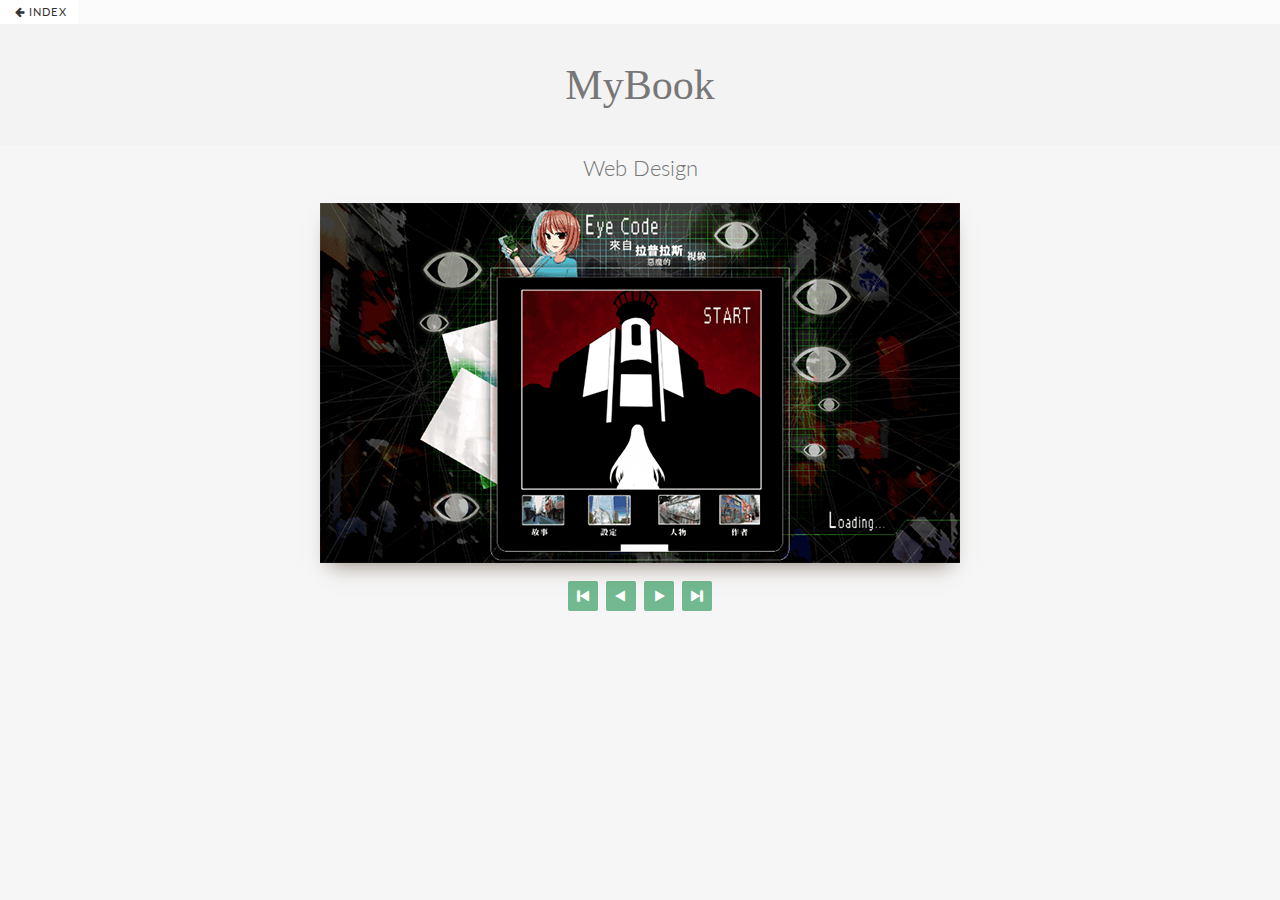
<file: web.html>
<!DOCTYPE html>
<html lang="en" class="no-js demo-1">
	<head>
		<meta charset="UTF-8" />
		<meta http-equiv="X-UA-Compatible" content="IE=edge,chrome=1"> 
		<meta name="viewport" content="width=device-width, initial-scale=1.0"> 
		<title>BookBlock: A Content Flip Plugin - Demo 1</title>
		<meta name="description" content="Bookblock: A Content Flip Plugin - Demo 1" />
		<meta name="keywords" content="javascript, jquery, plugin, css3, flip, page, 3d, booklet, book, perspective" />
		<meta name="author" content="Codrops" />
		<link rel="shortcut icon" href="../favicon.ico"> 
		<link rel="stylesheet" type="text/css" href="css/default.css" />
		<link rel="stylesheet" type="text/css" href="css/bookblock.css" />
		<!-- custom demo style -->
		<link rel="stylesheet" type="text/css" href="css/demo1.css" />
		<link rel="stylesheet" type="text/css" href="css/self.css" />
		<link rel="stylesheet" type="text/css" href="css/self.css" />
		<script src="js/modernizr.custom.js"></script>
	</head>




	<script type="text/javascript">
		var su = ["#f00","#0f0","#00f","#f0f","#ff0"];
		function six() {
			var ps = document.getElementsByTagName("p");
			for (var i = 0; i < ps.length; i++)
				ps[i].style.backgroundColor = su[i];
		}
	</script>

	
	<body style="margin:0; padding:0px" onload="six()">
		<div class="container" >
			<!-- Top Navigation -->
			<div class="codrops-top clearfix">
				<a class="codrops-icon codrops-icon-prev" href="index.html"><span>index</span></a>
				<!--<span class="right"><a class="codrops-icon codrops-icon-drop" href="http://tympanus.net/codrops/2012/09/03/bookblock-a-content-flip-plugin/"><span>Back to the Codrops Article</span></a></span>-->
			</div>

			<header>
				<h1> <font face="Meiryo">MyBook</font></h1>	
			</header>


				<div class="bb-custom-wrapper" >
					<h3>Web Design</h3>
					<div id="bb-bookblock" class="bb-bookblock">

	

						<div class="bb-item pic" >
							<img src="images/web/001.png" width="640" height="360" class='page' style="object-fit:contain;">
						</div>

						<div class="bb-item pic" >
							<img src="images/web/002.png" width="640" height="360" class='page' style="object-fit:contain;">
						</div>

						<div class="bb-item pic" >
							<img src="images/web/003.png" width="640" height="360" class='page' style="object-fit:contain;">
						</div>

						<div class="bb-item pic" >
							<img src="images/web/004.png" width="640" height="360" class='page' style="object-fit:contain;">
						</div>



						
		


					</div>
					<nav>
						<a id="bb-nav-first" href="#" class="bb-custom-icon bb-custom-icon-first">First page</a>
						<a id="bb-nav-prev" href="#" class="bb-custom-icon bb-custom-icon-arrow-left">Previous</a>
						<a id="bb-nav-next" href="#" class="bb-custom-icon bb-custom-icon-arrow-right">Next</a>
						<a id="bb-nav-last" href="#" class="bb-custom-icon bb-custom-icon-last">Last page</a>
					</nav>
				</div>

		</div><!-- /container -->
		<script src="https://ajax.googleapis.com/ajax/libs/jquery/1.9.1/jquery.min.js"></script>
		<script src="js/jquerypp.custom.js"></script>
		<script src="js/jquery.bookblock.js"></script>
		<script>
			var Page = (function() {
				
				var config = {
						$bookBlock : $( '#bb-bookblock' ),
						$navNext : $( '#bb-nav-next' ),
						$navPrev : $( '#bb-nav-prev' ),
						$navFirst : $( '#bb-nav-first' ),
						$navLast : $( '#bb-nav-last' )
					},
					init = function() {
						config.$bookBlock.bookblock( {
							speed : 800,
							shadowSides : 0.8,
							shadowFlip : 0.7
						} );
						initEvents();
					},
					initEvents = function() {
						
						var $slides = config.$bookBlock.children();

						// add navigation events
						config.$navNext.on( 'click touchstart', function() {
							config.$bookBlock.bookblock( 'next' );
							return false;
						} );

						config.$navPrev.on( 'click touchstart', function() {
							config.$bookBlock.bookblock( 'prev' );
							return false;
						} );

						config.$navFirst.on( 'click touchstart', function() {
							config.$bookBlock.bookblock( 'first' );
							return false;
						} );

						config.$navLast.on( 'click touchstart', function() {
							config.$bookBlock.bookblock( 'last' );
							return false;
						} );
						
						// add swipe events
						$slides.on( {
							'swipeleft' : function( event ) {
								config.$bookBlock.bookblock( 'next' );
								return false;
							},
							'swiperight' : function( event ) {
								config.$bookBlock.bookblock( 'prev' );
								return false;
							}
						} );

						// add keyboard events
						$( document ).keydown( function(e) {
							var keyCode = e.keyCode || e.which,
								arrow = {
									left : 37,
									up : 38,
									right : 39,
									down : 40
								};

							switch (keyCode) {
								case arrow.left:
									config.$bookBlock.bookblock( 'prev' );
									break;
								case arrow.right:
									config.$bookBlock.bookblock( 'next' );
									break;
							}
						} );
					};

					return { init : init };

			})();
		</script>
		<script>
				Page.init();
		</script>
	</body>
</html>
</file>
<file: css/default.css>
/* General Demo Style */
@import url(http://fonts.googleapis.com/css?family=Lato:300,400,700);

@font-face {
	font-family: 'codropsicons';
	src:url('../fonts/codropsicons/codropsicons.eot');
	src:url('../fonts/codropsicons/codropsicons.eot?#iefix') format('embedded-opentype'),
		url('../fonts/codropsicons/codropsicons.woff') format('woff'),
		url('../fonts/codropsicons/codropsicons.ttf') format('truetype'),
		url('../fonts/codropsicons/codropsicons.svg#codropsicons') format('svg');
	font-weight: normal;
	font-style: normal;
}

*, *:after, *:before { -webkit-box-sizing: border-box; -moz-box-sizing: border-box; box-sizing: border-box; }
body, html { font-size: 100%; padding: 0; margin: 0; height: 100%;}

/* Clearfix hack by Nicolas Gallagher: http://nicolasgallagher.com/micro-clearfix-hack/ */
.clearfix:before, .clearfix:after { content: " "; display: table; }
.clearfix:after { clear: both; }

body {
	font-family: 'Lato', Calibri, Arial, sans-serif;
	color: #777;
	background: #f6f6f6;


}

a {
	color: #555;
	text-decoration: none;
	outline: none;
}

a:hover,
a:active {
	color: #777;
}

a img {
	border: none;
}

/* Header Style */
.main,
.container > header {
	margin: 0 auto;
	padding: 2em;
}

.container {
	height: 100%;
}

.container > header {
	text-align: center;
	background: rgba(0,0,0,0.01);
}

.container > header h1 {
	font-size: 2.625em;
	line-height: 1.3;
	margin: 0;
	font-weight: 300;
}

.container > header span {
	display: block;
	font-size: 60%;
	opacity: 0.3;
	padding: 0 0 0.6em 0.1em;
}

/* Main Content */
.main {
	max-width: 69em;
}

.column {
	float: left;
	width: 50%;
	padding: 0 2em;
	min-height: 300px;
	position: relative;
}

.column:nth-child(2) {
	box-shadow: -1px 0 0 rgba(0,0,0,0.1);
}

.column p {
	font-weight: 300;
	font-size: 2em;
	padding: 0;
	margin: 0;
	text-align: right;
	line-height: 1.5;
}

/* To Navigation Style */
.codrops-top {
	background: #fff;
	background: rgba(255, 255, 255, 0.6);
	text-transform: uppercase;
	width: 100%;
	font-size: 0.69em;
	line-height: 2.2;
}

.codrops-top a {
	padding: 0 1em;
	letter-spacing: 0.1em;
	color: #888;
	display: inline-block;
}

.codrops-top a:hover {
	background: rgba(255,255,255,0.95);
	color: #333;
}

.codrops-top span.right {
	/*position:absolute;
	right:0px;*/
	float: right;
}

.codrops-top span.right a {
	float: left;
	display: block;
}

.codrops-icon:before {
	font-family: 'codropsicons';
	margin: 0 4px;
	speak: none;
	font-style: normal;
	font-weight: normal;
	font-variant: normal;
	text-transform: none;
	line-height: 1;
	-webkit-font-smoothing: antialiased;
}

.codrops-icon-drop:before {
	content: "\e001";
}

.codrops-icon-prev:before {
	content: "\e004";
}

.codrops-icon-archive:before {
	content: "\e002";
}

.codrops-icon-next:before {
	content: "\e000";
}

.codrops-icon-about:before {
	content: "\e003";
}

/* Demo Buttons Style */
.codrops-demos {
	padding-top: 1em;
	font-size: 0.9em;
}

.codrops-demos a {
	display: inline-block;
	margin: 0.2em;
	padding: 0.45em 1em;
	background: #999;
	color: #fff;
	font-weight: 700;
	border-radius: 2px;
}

.codrops-demos a:hover,
.codrops-demos a.current-demo,
.codrops-demos a.current-demo:hover {
	opacity: 0.6;
}

.codrops-nav {
	text-align: center;
}

.codrops-nav a {
	display: inline-block;
	margin: 20px auto;
	padding: 0.3em;
}

/* Demo Styles */
/*
.demo-1 body {
	color: #87968e;
	background: #fff2e3;
}

.demo-1 a {
	color: #72b890;
}

.demo-1 .codrops-demos a {
	background: #72b890;
	color: #fff;
}

.demo-2 body {
	color: #fff;
	background: #c05d8e;
}

.demo-2 a {
	color: #d38daf;
}

.demo-2 a:hover,
.demo-2 a:active {
	color: #fff;
}

.demo-2 .codrops-demos a {
	background: #883b61;
	color: #fff;
}

.demo-2 .codrops-top a:hover {
	background: rgba(255,255,255,0.3);
	color: #333;
}

.demo-3 body {
	color: #87968e;
	background: #fff2e3;
}

.demo-3 a {
	color: #ea5381;
}

.demo-3 .codrops-demos a {
	background: #ea5381;
	color: #fff;
}

.demo-4 body {
	color: #999;
	background: #fff2e3;
	overflow: hidden;
}

.demo-4 a {
	color: #1baede;
}

.demo-4 a:hover,
.demo-4 a:active {
	opacity: 0.6;
}

.demo-4 .codrops-demos a {
	background: #1baede;
	color: #fff;
}

.demo-5 body {
	background: #fffdec;

*/
/*
	background:
        linear-gradient(0deg, rgba(255, 251, 50, 1), transparent 75%),
        linear-gradient(120deg, rgba(255, 200, 108, 1), transparent),
        linear-gradient(240deg, rgb(200, 175, 69, 1), transparent);
    background-size: 100% 100%;
    animation: gradient 5s ease-in-out infinite;
    background-attachment: fixed;
	animation-iteration-count: infinite;*/
}

/*
@keyframes gradient {
    0% {
        background-position: 50% 50%;
        background-size: 100% 100%;
    }

    25% {
        background-position: 0% 0%;
        background-size: 200% 200%;
    }

    50% {
        background-position: 0% 50%;
        background-size: 200% 200%;
    }

    75% {
        background-position: 100% 0%;
        background-size: 200% 200%;
    }

    100% {
        background-position: 50% 50%;
        background-size: 100% 100%;
    }

}
*/


@media screen and (max-width: 46.0625em) {
	.column {
		width: 100%;
		min-width: auto;
		min-height: auto;
		padding: 1em; 
	}

	.column p {
		text-align: left;
		font-size: 1.5em;
	}

	.column:nth-child(2) {
		box-shadow: 0 -1px 0 rgba(0,0,0,0.1);
	}
}

@media screen and (max-width: 25em) {

	.codrops-icon span {
		display: none;
	}

}
</file>
<file: css/bookblock.css>
.bb-bookblock {	/*�o�̽վ�ѥ������j�p*/
	width: 640px;
	height: 360px;
	margin: 0 auto;
	position: relative;
	z-index: 100;
	-webkit-perspective: 1300px;
	perspective: 1300px;
	-webkit-backface-visibility: hidden;
	backface-visibility: hidden;
}

.bb-page {
	position: absolute;
	-webkit-transform-style: preserve-3d;
	transform-style: preserve-3d;
	-webkit-transition-property: -webkit-transform;
	transition-property: transform;
}

.bb-vertical .bb-page {
	width: 50%;
	height: 100%;
	left: 50%;
	-webkit-transform-origin: left center;
	transform-origin: left center;
}

.bb-horizontal .bb-page {
	width: 100%;
	height: 50%;
	top: 50%;
	-webkit-transform-origin: center top;
	transform-origin: center top;
}

.bb-page > div,
.bb-outer,
.bb-content,
.bb-inner {
	position: absolute;
	height: 100%;
	width: 100%;
	top: 0;
	left: 0;
	-webkit-backface-visibility: hidden;
	backface-visibility: hidden;
}

.bb-vertical .bb-content {
	width: 200%;
}

.bb-horizontal .bb-content {
	height: 200%;
}

.bb-page > div {
	width: 100%;
	-webkit-transform-style: preserve-3d;
	transform-style: preserve-3d;
}

.bb-vertical .bb-back {
	-webkit-transform: rotateY(-180deg);
	transform: rotateY(-180deg);
}

.bb-horizontal .bb-back {
	-webkit-transform: rotateX(-180deg);
	transform: rotateX(-180deg);
}

.bb-outer {
	width: 100%;
	overflow: hidden;
	z-index: 999;
}

.bb-overlay, 
.bb-flipoverlay {
	background-color: rgba(0, 0, 0, 0.7);
	position: absolute;
	top: 0px;
	left: 0px;
	width: 100%;
	height: 100%;
	opacity: 0;
}

.bb-flipoverlay {
	background-color: rgba(0, 0, 0, 0.2);
}

.bb-bookblock.bb-vertical > div.bb-page:first-child,
.bb-bookblock.bb-vertical > div.bb-page:first-child .bb-back {
	-webkit-transform: rotateY(180deg);
	transform: rotateY(180deg);
}

.bb-bookblock.bb-horizontal > div.bb-page:first-child,
.bb-bookblock.bb-horizontal > div.bb-page:first-child .bb-back {
	-webkit-transform: rotateX(180deg);
	transform: rotateX(180deg);
}

/* Content display */
.bb-content {
	background: #fff;
}

.bb-vertical .bb-front .bb-content {
	left: -100%;
}

.bb-horizontal .bb-front .bb-content {
	top: -100%;
}

/* Flipping classes */
.bb-vertical .bb-flip-next,
.bb-vertical .bb-flip-initial {
	-webkit-transform: rotateY(-180deg);
	transform: rotateY(-180deg);
}

.bb-vertical .bb-flip-prev {
	-webkit-transform: rotateY(0deg);
	transform: rotateY(0deg);
}

.bb-horizontal .bb-flip-next,
.bb-horizontal .bb-flip-initial {
	-webkit-transform: rotateX(180deg);
	transform: rotateX(180deg);
}

.bb-horizontal .bb-flip-prev {
	-webkit-transform: rotateX(0deg);
	transform: rotateX(0deg);
}

.bb-vertical .bb-flip-next-end {
	-webkit-transform: rotateY(-15deg);
	transform: rotateY(-15deg);
}

.bb-vertical .bb-flip-prev-end {
	-webkit-transform: rotateY(-165deg);
	transform: rotateY(-165deg);
}

.bb-horizontal .bb-flip-next-end {
	-webkit-transform: rotateX(15deg);
	transform: rotateX(15deg);
}

.bb-horizontal .bb-flip-prev-end {
	-webkit-transform: rotateX(165deg);
	transform: rotateX(165deg);
}

.bb-item {
	width: 100%;
	height: 100%;
	position: absolute;
	top: 0;
	left: 0;
	display: none;
	background: #fff;
}

/* No JS */
.no-js .bb-bookblock, 
.no-js ul.bb-custom-grid li {
	width: auto;
	height: auto;
}

.no-js .bb-item {
	display: block;
	position: relative;
}
</file>
<file: css/demo5.css>
.bb-bookblock {
	width: 300px;
	height: 225px;
}

ul.bb-custom-grid {
	list-style: none;
	margin: 0 auto 30px auto;
	padding: 0;
	max-width: 700px;
	display: block;
}

/* Micro clearfix hack by Nicolas Gallagher http://nicolasgallagher.com/micro-clearfix-hack/ */
ul.bb-custom-grid:before,
ul.bb-custom-grid:after {
	content: " ";
    display: table;
}

ul.bb-custom-grid:after {
	clear: both;
}
/* end clearfix hack */

ul.bb-custom-grid li {
	float: left;
	width: 300px;
	height: 260px;
	padding: 10px 20px 50px 20px;
	background: #fff;
	position: relative;
	box-sizing: content-box;
	margin-bottom: 20px;
	box-shadow: 0 1px 2px rgba(0,0,0,0.2);
}

ul.bb-custom-grid li:nth-child(odd) {
	margin-right: 20px;
}

ul.bb-custom-grid li:before,
ul.bb-custom-grid li:after{
	content: '';
	position: absolute;
	z-index: -2;
	bottom: 15px;
	left:  10px;
	width: 50%;
	height: 20%;
	box-shadow: 0 15px 10px rgba(0, 0, 0, 0.7);
	-webkit-transform: rotate(-3deg);
	-moz-transform: rotate(-3deg);
	-ms-transform: rotate(-3deg);
	-o-transform: rotate(-3deg);
	transform: rotate(-3deg);
}

ul.bb-custom-grid li:after {
	right: 10px;
	left: auto;
	-webkit-transform: rotate(3deg);
	transform: rotate(3deg);
}

ul.bb-custom-grid li a {
	display: block;
}

ul.bb-custom-grid li h3 {
	color: #9a9b92;
	margin: 0;
	padding: 0;
	text-transform: uppercase;
	font-weight: 700;
	font-size: 14px;
	line-height: 35px;
	letter-spacing: 1px;
}

ul.bb-custom-grid nav {
	text-align: center;
	margin-top: 12px;
	padding-bottom: 5px;
}

ul.bb-custom-grid nav span {
	display: inline-block;
	width: 12px;
	height: 12px;
	border-radius: 50%;
	background: #f0f0f0;
	margin: 3px;
	cursor: pointer;
	box-shadow: inset 0 1px 1px rgba(0,0,0,0.2), 0 2px 1px rgba(255,255,255,0.9);
}

ul.bb-custom-grid nav span.bb-current {
	background: #ecb700;
}
</file>
<file: css/self.css>
.pic{
	overflow:hidden;	/*overflow:hidden�O���F���æb�Ϥ���j�ɶW�X������*/
}

.pic img{
	transform:scale(1,1);
	transition: all 0.5s ease-out;	/*transition�i�H���X�Ϥ��w�C��j���ĪG�Aall 0.5s ease 0s���Ϥ���j�һݪ��ɶ��M�S��*/
}

.pic img:hover{
	transform:scale(1.12,1.12);/*transform:scale(1.2,1.2)�O�Ϥ���j�����v*/
	-webkit-filter:opacity(.8);
	/*-webkit-filter:drop-shadow(5px 5px 5px #333);*/
	-webkit-filter:saturate(0.5);
	-webkit-filter:blur(3px);
	/*-webkit-filter:grayscale(1);*/
	-webkit-filter:sepia(1);
	/*-webkit-filter:contrast(2);*/
}
</file>
<file: css/demo1.css>
@font-face {
	font-family: 'arrows';
	src:url('../fonts/arrows/arrows.eot');
	src:url('../fonts/arrows/arrows.eot?#iefix') format('embedded-opentype'),
		url('../fonts/arrows/arrows.woff') format('woff'),
		url('../fonts/arrows/arrows.ttf') format('truetype'),
		url('../fonts/arrows/arrows.svg#arrows') format('svg');
	font-weight: normal;
	font-style: normal;
}

.bb-custom-wrapper {
	width: 640px;
	position: relative;
	margin: 0 auto 40px;
	text-align: center;
}

.bb-custom-wrapper .bb-bookblock {
	box-shadow: 0 12px 20px -10px rgba(81,64,49,0.6);
}

.bb-custom-wrapper h3 {
	font-size: 1.4em;
	font-weight: 300;
	margin: 0.4em 0 1em;
}

.bb-custom-wrapper nav {
	width: 100%;
	height: 30px;
	margin: 1em auto 0;
	position: relative;
	z-index: 0;
	text-align: center;
}

.bb-custom-wrapper nav a {
	display: inline-block;
	width: 30px;
	height: 30px;
	text-align: center;
	border-radius: 2px;
	background: #72b890;
	color: #fff;
	font-size: 0;
	margin: 2px;
}

.bb-custom-wrapper nav a:hover {
	opacity: 0.6;
}

.bb-custom-icon:before {
	font-family: 'arrows';
	speak: none;
	font-style: normal;
	font-weight: normal;
	font-variant: normal;
	text-transform: none;
	line-height: 1;
	font-size: 20px;
	line-height: 30px;
	display: block;
	-webkit-font-smoothing: antialiased;
}

.bb-custom-icon-first:before,
.bb-custom-icon-last:before {
	content: "\e002";
}

.bb-custom-icon-arrow-left:before,
.bb-custom-icon-arrow-right:before {
	content: "\e003";
}

.bb-custom-icon-arrow-left:before,
.bb-custom-icon-first:before {
	-webkit-transform: rotate(180deg);
	transform: rotate(180deg);
}

/* No JS */
.no-js .bb-custom-wrapper {
	height: auto;
}

.no-js .bb-custom-content {
	height: 470px;
}
</file>
<file: css/style.css>
/*浮動器*/
#fixed{
	padding:10px;
	top:  0;
	right: 0;
	background-attachment:scroll;
	position: fixed;
	z-index: 999;
	background: #ffffff;
	opacity:1.0;
	box-shadow:2px 2px 2px 2px  rgba(0, 0, 0, 0.3);
}
/*浮動器*/


/*表格*/
#mytable{
	padding:2px;
	margin:auto;
}

td{ 
	padding:15px;
}

/*表格*/


/*搜尋框*/
.input {
	box-sizing: border-box;
	background-repeat: no-repeat;
	width:100px;
	padding:0px;
	border: none;
	border-bottom: 1px solid #ddd;
}
/*搜尋框*/



/*開關按鈕*/
.dropbtn {
	background-color: #4CAF50;
	color: white;
	padding: 5px;
	width: auto;
	border: none;
	cursor: pointer;
}

.dropbtn:hover, .dropbtn:focus {
	background-color: #3e8e41;
}
/*開關按鈕*/



/*標籤List*/
.container {
	margin-top: 20px;
	overflow: hidden;
}
/*標籤List*/



/*按鈕*/
.btn {
	font-size:0.8em;
	padding:1px;
	border: none;
	background-color: #f1f1f1;
	cursor: pointer;
}
/*按鈕*/
</file>
